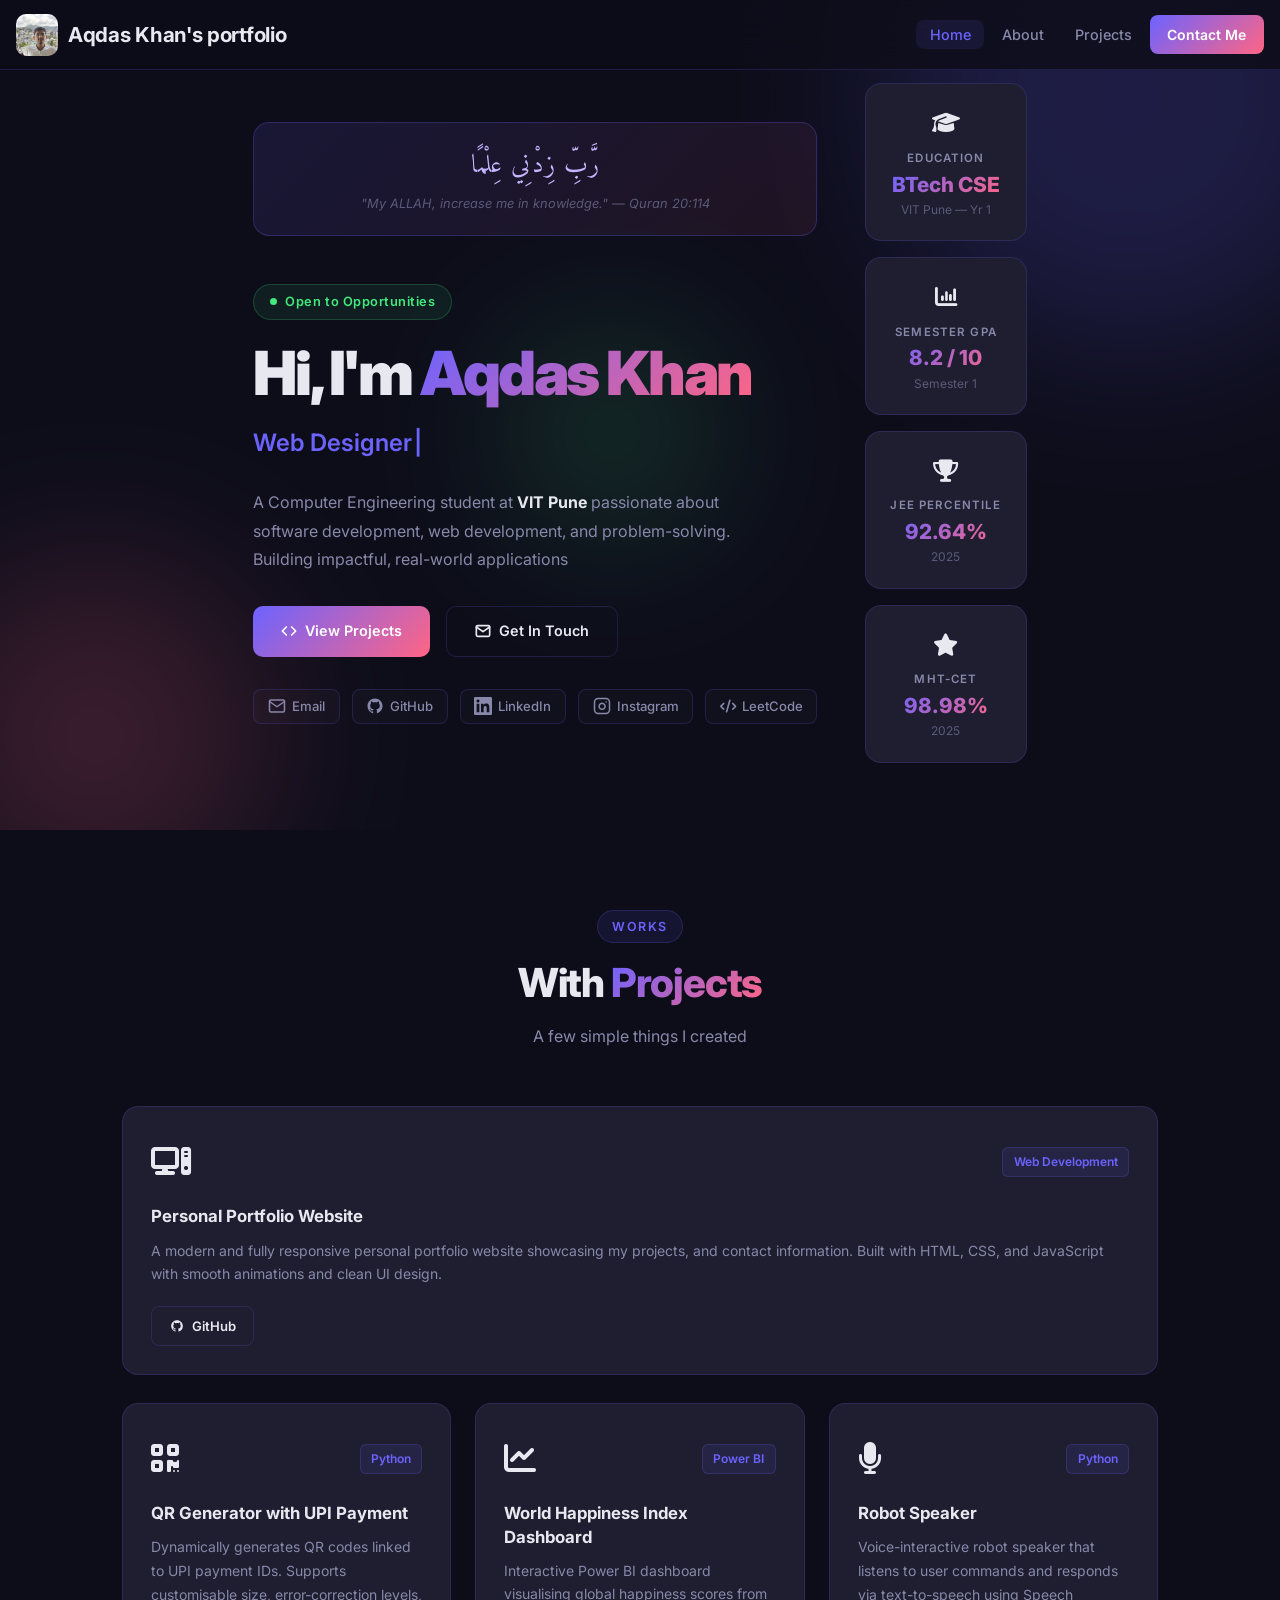
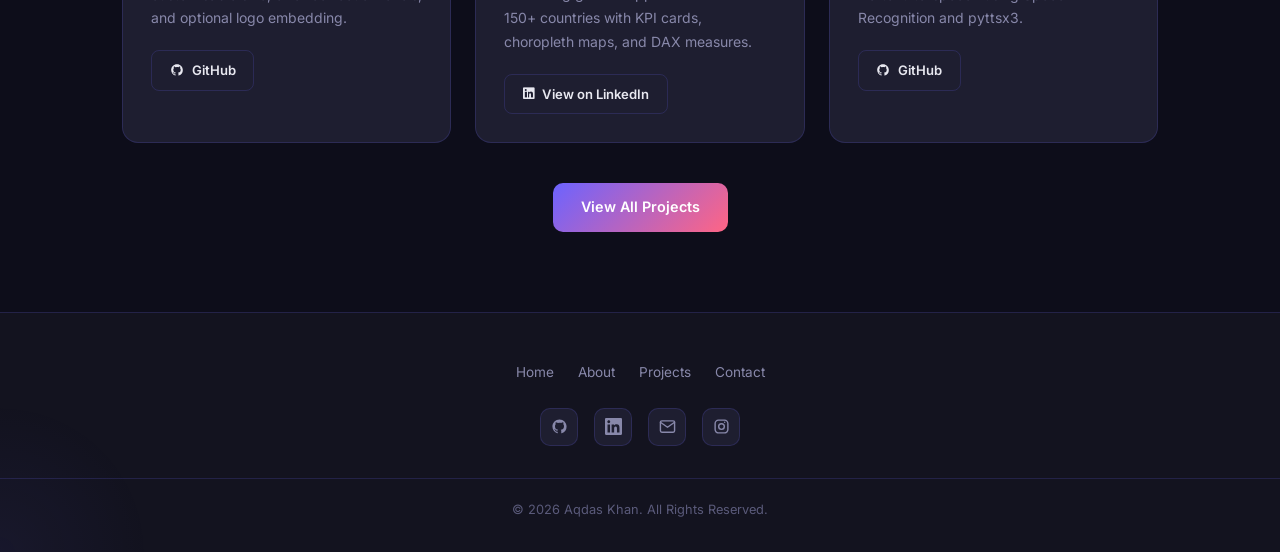
<file: index.html>
<!DOCTYPE html>
<html lang="en">

<head>
  <meta charset="UTF-8" />
  <meta name="viewport" content="width=device-width, initial-scale=1.0" />
  <meta name="description"
    content="Aqdas Khan — Computer Engineering student at VIT Pune. Portfolio showcasing projects, skills, and contact info." />
  <link rel="stylesheet" href="https://cdnjs.cloudflare.com/ajax/libs/font-awesome/6.5.1/css/all.min.css">

  <title>Aqdas Khan — Portfolio</title>
  <link rel="stylesheet" href="style.css" />
  <link rel="stylesheet" href="index.css" />
</head>

<body>

  <!-- NAVBAR -->
  <nav class="navbar" id="navbar">
    <a href="index.html" class="nav-logo">
      <div class="nav-logo-icon"></div>
      <span class="nav-logo-text">
        <h3><b>Aqdas Khan's portfolio</b></h3>
      </span>
    </a>
    <ul class="nav-links">
      <li><a href="index.html">Home</a></li>
      <li><a href="about.html">About</a></li>
      <li><a href="projects.html">Projects</a></li>
      <li><a href="contact.html" class="nav-cta">Contact Me</a></li>
    </ul>
    <button class="hamburger" id="hamburger" aria-label="Toggle menu">
      <span></span><span></span><span></span>
    </button>
  </nav>


  <div class="mobile-nav" id="mobile-nav">
    <a href="index.html">Home</a>
    <a href="about.html">About</a>
    <a href="projects.html">Projects</a>
    <a href="contact.html">Contact</a>
  </div>

  <section class="hero" id="home">
    <div class="hero-bg">
      <div class="hero-orb orb1"></div>
      <div class="hero-orb orb2"></div>
      <div class="hero-orb orb3"></div>
    </div>
    <div class="container hero-inner">
      <div class="hero-content fade-up">
        <!-- Dua -->
        <div class="dua-banner">
          <div class="dua-text">رَّبِّ زِدْنِي عِلْمًا</div>
          <div class="dua-translation">"My ALLAH, increase me in knowledge." — Quran 20:114</div>
        </div>

        <div class="hero-badge">
          <span class="hero-status-dot"></span> Open to Opportunities
        </div>
        <h1 class="hero-name">Hi, I'm <span class="gradient-text">Aqdas Khan</span></h1>
        <div class="hero-typed-wrap">
          <span id="typed-text" class="hero-typed"></span><span class="cursor">|</span>
        </div>
        <p class="hero-desc">
          A Computer Engineering student at <strong>VIT Pune</strong> passionate about software development,
          web development, and problem-solving. Building impactful, real-world applications
        </p>

        <div class="hero-actions">
          <a href="projects.html" class="btn btn-primary">
            <svg width="16" height="16" fill="none" viewBox="0 0 24 24" stroke="currentColor" stroke-width="2.5"
              stroke-linecap="round" stroke-linejoin="round">
              <polyline points="16 18 22 12 16 6"></polyline>
              <polyline points="8 6 2 12 8 18"></polyline>
            </svg>
            View Projects
          </a>
          <a href="contact.html" class="btn btn-outline">
            <svg width="16" height="16" fill="none" viewBox="0 0 24 24" stroke="currentColor" stroke-width="2.5"
              stroke-linecap="round" stroke-linejoin="round">
              <path d="M4 4h16c1.1 0 2 .9 2 2v12c0 1.1-.9 2-2 2H4c-1.1 0-2-.9-2-2V6c0-1.1.9-2 2-2z"></path>
              <polyline points="22,6 12,13 2,6"></polyline>
            </svg>
            Get In Touch
          </a>
        </div>

        <div class="hero-socials">
          <a href="mailto:khanaqdas152@gmail.com" class="hero-social-link" aria-label="Email">
            <svg width="18" height="18" fill="none" viewBox="0 0 24 24" stroke="currentColor" stroke-width="2"
              stroke-linecap="round" stroke-linejoin="round">
              <path d="M4 4h16c1.1 0 2 .9 2 2v12c0 1.1-.9 2-2 2H4c-1.1 0-2-.9-2-2V6c0-1.1.9-2 2-2z"></path>
              <polyline points="22,6 12,13 2,6"></polyline>
            </svg>
            Email
          </a>

          <a href="https://github.com/AqdasKhan313" target="_blank" rel="noopener" class="hero-social-link"
            aria-label="GitHub">
            <svg width="18" height="18" viewBox="0 0 24 24" fill="currentColor">
              <path
                d="M12 2C6.477 2 2 6.484 2 12.017c0 4.425 2.865 8.18 6.839 9.504.5.092.682-.217.682-.483 0-.237-.008-.868-.013-1.703-2.782.605-3.369-1.343-3.369-1.343-.454-1.158-1.11-1.466-1.11-1.466-.908-.62.069-.608.069-.608 1.003.07 1.531 1.032 1.531 1.032.892 1.53 2.341 1.088 2.91.832.092-.647.35-1.088.636-1.338-2.22-.253-4.555-1.113-4.555-4.951 0-1.093.39-1.988 1.029-2.688-.103-.253-.446-1.272.098-2.65 0 0 .84-.27 2.75 1.026A9.564 9.564 0 0112 6.844c.85.004 1.705.115 2.504.337 1.909-1.296 2.747-1.027 2.747-1.027.546 1.379.202 2.398.1 2.651.64.7 1.028 1.595 1.028 2.688 0 3.848-2.339 4.695-4.566 4.943.359.309.678.92.678 1.855 0 1.338-.012 2.419-.012 2.747 0 .268.18.58.688.482A10.019 10.019 0 0022 12.017C22 6.484 17.522 2 12 2z" />
            </svg>
            GitHub
          </a>
          <a href="https://linkedin.com/in/aqdaskhan313" target="_blank" rel="noopener" class="hero-social-link"
            aria-label="LinkedIn">
            <svg width="18" height="18" viewBox="0 0 24 24" fill="currentColor">
              <path
                d="M20.447 20.452h-3.554v-5.569c0-1.328-.027-3.037-1.852-3.037-1.853 0-2.136 1.445-2.136 2.939v5.667H9.351V9h3.414v1.561h.046c.477-.9 1.637-1.85 3.37-1.85 3.601 0 4.267 2.37 4.267 5.455v6.286zM5.337 7.433c-1.144 0-2.063-.926-2.063-2.065 0-1.138.92-2.063 2.063-2.063 1.14 0 2.064.925 2.064 2.063 0 1.139-.925 2.065-2.064 2.065zm1.782 13.019H3.555V9h3.564v11.452zM22.225 0H1.771C.792 0 0 .774 0 1.729v20.542C0 23.227.792 24 1.771 24h20.451C23.2 24 24 23.227 24 22.271V1.729C24 .774 23.2 0 22.222 0h.003z" />
            </svg>
            LinkedIn
          </a>

          <a href="https://www.instagram.com/aqdas_khan_98.98/" target="_blank" rel="noopener" class="hero-social-link"
            aria-label="Instagram">
            <svg width="18" height="18" viewBox="0 0 24 24" fill="none" stroke="currentColor" stroke-width="2"
              stroke-linecap="round" stroke-linejoin="round">
              <rect x="2" y="2" width="20" height="20" rx="5" ry="5"></rect>
              <path d="M16 11.37a4 4 0 1 1-2.83-2.83 4 4 0 0 1 2.83 2.83z"></path>
              <line x1="17.5" y1="6.5" x2="17.51" y2="6.5"></line>
            </svg>
            Instagram
          </a>

          <a href="https://leetcode.com/u/AqdasKhan313/" target="_blank" rel="noopener" class="hero-social-link"
            aria-label="LeetCode">
            <i class="fa-solid fa-code"></i>
            LeetCode
          </a>
        </div>
      </div>

      <!-- HERO STATS / QUICK INFO -->
      <div class="hero-stats fade-up fade-up-delay-2">
        <div class="stat-card">
          <div class="stat-icon"><i class="fa-solid fa-graduation-cap"></i></div>
          <div class="stat-label">Education</div>
          <div class="stat-value">BTech CSE</div>
          <div class="stat-sub">VIT Pune — Yr 1</div>
        </div>
        <div class="stat-card">
          <div class="stat-icon"><i class="fa-solid fa-chart-column"></i></div>
          <div class="stat-label">Semester GPA</div>
          <div class="stat-value">8.2 / 10</div>
          <div class="stat-sub">Semester 1</div>
        </div>
        <div class="stat-card">
          <div class="stat-icon"><i class="fa-solid fa-trophy"></i></div>
          <div class="stat-label">JEE Percentile</div>
          <div class="stat-value">92.64%</div>
          <div class="stat-sub">2025</div>
        </div>
        <div class="stat-card">
          <div class="stat-icon"><i class="fa-solid fa-star"></i></div>
          <div class="stat-label">MHT-CET</div>
          <div class="stat-value">98.98%</div>
          <div class="stat-sub">2025</div>
        </div>
      </div>
    </div>
  </section>

  <!-- FEATURED PROJECTS PREVIEW -->
  <section class="featured-projects">
    <div class="container">
      <div class="section-header fade-up">
        <span class="section-tag">Works</span>
        <h2 class="section-title">With <span>Projects</span></h2>
        <p class="section-desc">A few simple things I created</p>
      </div>

      <div class="projects-preview-grid">

        <div class="project-preview-card card fade-up">

          <div class="project-preview-header">
            <div class="project-icon"><i class="fa-solid fa-computer"></i></div>
            <span class="badge">Web Development</span>
          </div>

          <h3 class="project-title">Personal Portfolio Website</h3>

          <p class="project-desc">
            A modern and fully responsive personal portfolio website showcasing
            my projects, and contact information.
            Built with HTML, CSS, and JavaScript with smooth animations and
            clean UI design.
          </p>

          <div class="project-links">

            <a href="https://github.com/AqdasKhan313/" target="_blank" rel="noopener" class="btn btn-outline btn-sm">

              <svg width="14" height="14" viewBox="0 0 24 24" fill="currentColor">
                <path
                  d="M12 2C6.477 2 2 6.484 2 12.017c0 4.425 2.865 8.18 6.839 9.504.5.092.682-.217.682-.483 0-.237-.008-.868-.013-1.703-2.782.605-3.369-1.343-3.369-1.343-.454-1.158-1.11-1.466-1.11-1.466-.908-.62.069-.608.069-.608 1.003.07 1.531 1.032 1.531 1.032.892 1.53 2.341 1.088 2.91.832.092-.647.35-1.088.636-1.338-2.22-.253-4.555-1.113-4.555-4.951 0-1.093.39-1.988 1.029-2.688-.103-.253-.446-1.272.098-2.65 0 0 .84-.27 2.75 1.026A9.564 9.564 0 0112 6.844c.85.004 1.705.115 2.504.337 1.909-1.296 2.747-1.027 2.747-1.027.546 1.379.202 2.398.1 2.651.64.7 1.028 1.595 1.028 2.688 0 3.848-2.339 4.695-4.566 4.943.359.309.678.92.678 1.855 0 1.338-.012 2.419-.012 2.747 0 .268.18.58.688.482A10.019 10.019 0 0022 12.017C22 6.484 17.522 2 12 2z" />
              </svg>

              GitHub
            </a>
          </div>
        </div>
      </div>
      <br>
      <div class="projects-preview-grid">
        <div class="project-preview-card card fade-up">
          <div class="project-preview-header">
            <div class="project-icon"><i class="fa-solid fa-qrcode"></i></div>
            <span class="badge">Python</span>
          </div>
          <h3 class="project-title">QR Generator with UPI Payment</h3>
          <p class="project-desc">Dynamically generates QR codes linked to UPI payment IDs. Supports customisable
            size,
            error-correction levels, and optional logo embedding.</p>
          <div class="project-links">
            <a href="https://github.com/AqdasKhan313/QR-Generator" target="_blank" rel="noopener"
              class="btn btn-outline btn-sm">
              <svg width="14" height="14" viewBox="0 0 24 24" fill="currentColor">
                <path
                  d="M12 2C6.477 2 2 6.484 2 12.017c0 4.425 2.865 8.18 6.839 9.504.5.092.682-.217.682-.483 0-.237-.008-.868-.013-1.703-2.782.605-3.369-1.343-3.369-1.343-.454-1.158-1.11-1.466-1.11-1.466-.908-.62.069-.608.069-.608 1.003.07 1.531 1.032 1.531 1.032.892 1.53 2.341 1.088 2.91.832.092-.647.35-1.088.636-1.338-2.22-.253-4.555-1.113-4.555-4.951 0-1.093.39-1.988 1.029-2.688-.103-.253-.446-1.272.098-2.65 0 0 .84-.27 2.75 1.026A9.564 9.564 0 0112 6.844c.85.004 1.705.115 2.504.337 1.909-1.296 2.747-1.027 2.747-1.027.546 1.379.202 2.398.1 2.651.64.7 1.028 1.595 1.028 2.688 0 3.848-2.339 4.695-4.566 4.943.359.309.678.92.678 1.855 0 1.338-.012 2.419-.012 2.747 0 .268.18.58.688.482A10.019 10.019 0 0022 12.017C22 6.484 17.522 2 12 2z" />
              </svg>
              GitHub
            </a>
          </div>
        </div>

        <div class="project-preview-card card fade-up fade-up-delay-1">
          <div class="project-preview-header">
            <div class="project-icon"><i class="fa-solid fa-chart-line"></i></div>
            <span class="badge">Power BI</span>
          </div>
          <h3 class="project-title">World Happiness Index Dashboard</h3>
          <p class="project-desc">Interactive Power BI dashboard visualising global happiness scores from 150+
            countries
            with KPI cards, choropleth maps, and DAX measures.</p>
          <div class="project-links">
            <a href="https://www.linkedin.com/posts/aqdaskhan313_satishdhawale-powerbi-ugcPost-7461716862557569024-IY4h"
              target="_blank" rel="noopener" class="btn btn-outline btn-sm"><i class="fab fa-linkedin"></i>View on
              LinkedIn</a>
          </div>
        </div>

        <div class="project-preview-card card fade-up fade-up-delay-2">
          <div class="project-preview-header">
            <div class="project-icon"><i class="fa-solid fa-microphone"></i></div>
            <span class="badge">Python</span>
          </div>
          <h3 class="project-title">Robot Speaker</h3>
          <p class="project-desc">Voice-interactive robot speaker that listens to user commands and responds via
            text-to-speech using Speech Recognition and pyttsx3.</p>
          <div class="project-links">
            <a href="https://github.com/AqdasKhan313/Robot-Speaker" target="_blank" rel="noopener"
              class="btn btn-outline btn-sm">
              <svg width="14" height="14" viewBox="0 0 24 24" fill="currentColor">
                <path
                  d="M12 2C6.477 2 2 6.484 2 12.017c0 4.425 2.865 8.18 6.839 9.504.5.092.682-.217.682-.483 0-.237-.008-.868-.013-1.703-2.782.605-3.369-1.343-3.369-1.343-.454-1.158-1.11-1.466-1.11-1.466-.908-.62.069-.608.069-.608 1.003.07 1.531 1.032 1.531 1.032.892 1.53 2.341 1.088 2.91.832.092-.647.35-1.088.636-1.338-2.22-.253-4.555-1.113-4.555-4.951 0-1.093.39-1.988 1.029-2.688-.103-.253-.446-1.272.098-2.65 0 0 .84-.27 2.75 1.026A9.564 9.564 0 0112 6.844c.85.004 1.705.115 2.504.337 1.909-1.296 2.747-1.027 2.747-1.027.546 1.379.202 2.398.1 2.651.64.7 1.028 1.595 1.028 2.688 0 3.848-2.339 4.695-4.566 4.943.359.309.678.92.678 1.855 0 1.338-.012 2.419-.012 2.747 0 .268.18.58.688.482A10.019 10.019 0 0022 12.017C22 6.484 17.522 2 12 2z" />
              </svg>
              GitHub
            </a>
          </div>
        </div>
      </div>

      <div style="text-align:center; margin-top:2.5rem;" class="fade-up">
        <a href="projects.html" class="btn btn-primary">View All Projects</a>
      </div>
    </div>
  </section>

  <!-- FOOTER -->
  <footer class="footer">
    <div class="footer-links">
      <a href="index.html">Home</a>
      <a href="about.html">About</a>
      <a href="projects.html">Projects</a>
      <a href="contact.html">Contact</a>
    </div>
    <div class="footer-social">
      <a href="https://github.com/AqdasKhan313" target="_blank" rel="noopener" class="social-icon" aria-label="GitHub">
        <svg width="17" height="17" viewBox="0 0 24 24" fill="currentColor">
          <path
            d="M12 2C6.477 2 2 6.484 2 12.017c0 4.425 2.865 8.18 6.839 9.504.5.092.682-.217.682-.483 0-.237-.008-.868-.013-1.703-2.782.605-3.369-1.343-3.369-1.343-.454-1.158-1.11-1.466-1.11-1.466-.908-.62.069-.608.069-.608 1.003.07 1.531 1.032 1.531 1.032.892 1.53 2.341 1.088 2.91.832.092-.647.35-1.088.636-1.338-2.22-.253-4.555-1.113-4.555-4.951 0-1.093.39-1.988 1.029-2.688-.103-.253-.446-1.272.098-2.65 0 0 .84-.27 2.75 1.026A9.564 9.564 0 0112 6.844c.85.004 1.705.115 2.504.337 1.909-1.296 2.747-1.027 2.747-1.027.546 1.379.202 2.398.1 2.651.64.7 1.028 1.595 1.028 2.688 0 3.848-2.339 4.695-4.566 4.943.359.309.678.92.678 1.855 0 1.338-.012 2.419-.012 2.747 0 .268.18.58.688.482A10.019 10.019 0 0022 12.017C22 6.484 17.522 2 12 2z" />
        </svg>
      </a>
      <a href="https://linkedin.com/in/aqdaskhan313" target="_blank" rel="noopener" class="social-icon"
        aria-label="LinkedIn">
        <svg width="17" height="17" viewBox="0 0 24 24" fill="currentColor">
          <path
            d="M20.447 20.452h-3.554v-5.569c0-1.328-.027-3.037-1.852-3.037-1.853 0-2.136 1.445-2.136 2.939v5.667H9.351V9h3.414v1.561h.046c.477-.9 1.637-1.85 3.37-1.85 3.601 0 4.267 2.37 4.267 5.455v6.286zM5.337 7.433c-1.144 0-2.063-.926-2.063-2.065 0-1.138.92-2.063 2.063-2.063 1.14 0 2.064.925 2.064 2.063 0 1.139-.925 2.065-2.064 2.065zm1.782 13.019H3.555V9h3.564v11.452zM22.225 0H1.771C.792 0 0 .774 0 1.729v20.542C0 23.227.792 24 1.771 24h20.451C23.2 24 24 23.227 24 22.271V1.729C24 .774 23.2 0 22.222 0h.003z" />
        </svg>
      </a>
      <a href="mailto:khanaqdas152@gmail.com" class="social-icon" aria-label="Email">
        <svg width="17" height="17" fill="none" viewBox="0 0 24 24" stroke="currentColor" stroke-width="2"
          stroke-linecap="round" stroke-linejoin="round">
          <path d="M4 4h16c1.1 0 2 .9 2 2v12c0 1.1-.9 2-2 2H4c-1.1 0-2-.9-2-2V6c0-1.1.9-2 2-2z"></path>
          <polyline points="22,6 12,13 2,6"></polyline>
        </svg>
      </a>

      <a href="https://www.instagram.com/aqdas_khan_98.98/" target="_blank" rel="noopener" class="social-icon">
        <svg width="17" height="17" viewBox="0 0 24 24" fill="currentColor">
          <path
            d="M7.75 2C4.57 2 2 4.57 2 7.75v8.5C2 19.43 4.57 22 7.75 22h8.5C19.43 22 22 19.43 22 16.25v-8.5C22 4.57 19.43 2 16.25 2h-8.5zm0 2h8.5C18.33 4 20 5.67 20 7.75v8.5C20 18.33 18.33 20 16.25 20h-8.5C5.67 20 4 18.33 4 16.25v-8.5C4 5.67 5.67 4 7.75 4zm8.75 1a1 1 0 100 2 1 1 0 000-2zM12 7a5 5 0 100 10 5 5 0 000-10zm0 2a3 3 0 110 6 3 3 0 010-6z" />
        </svg>
      </a>

    </div>
    <div class="footer-copy">
      &copy; <span id="year"></span> Aqdas Khan. All Rights Reserved.
    </div>
    </div>
  </footer>

  <script src="script.js"></script>
</body>

</html>
</file>
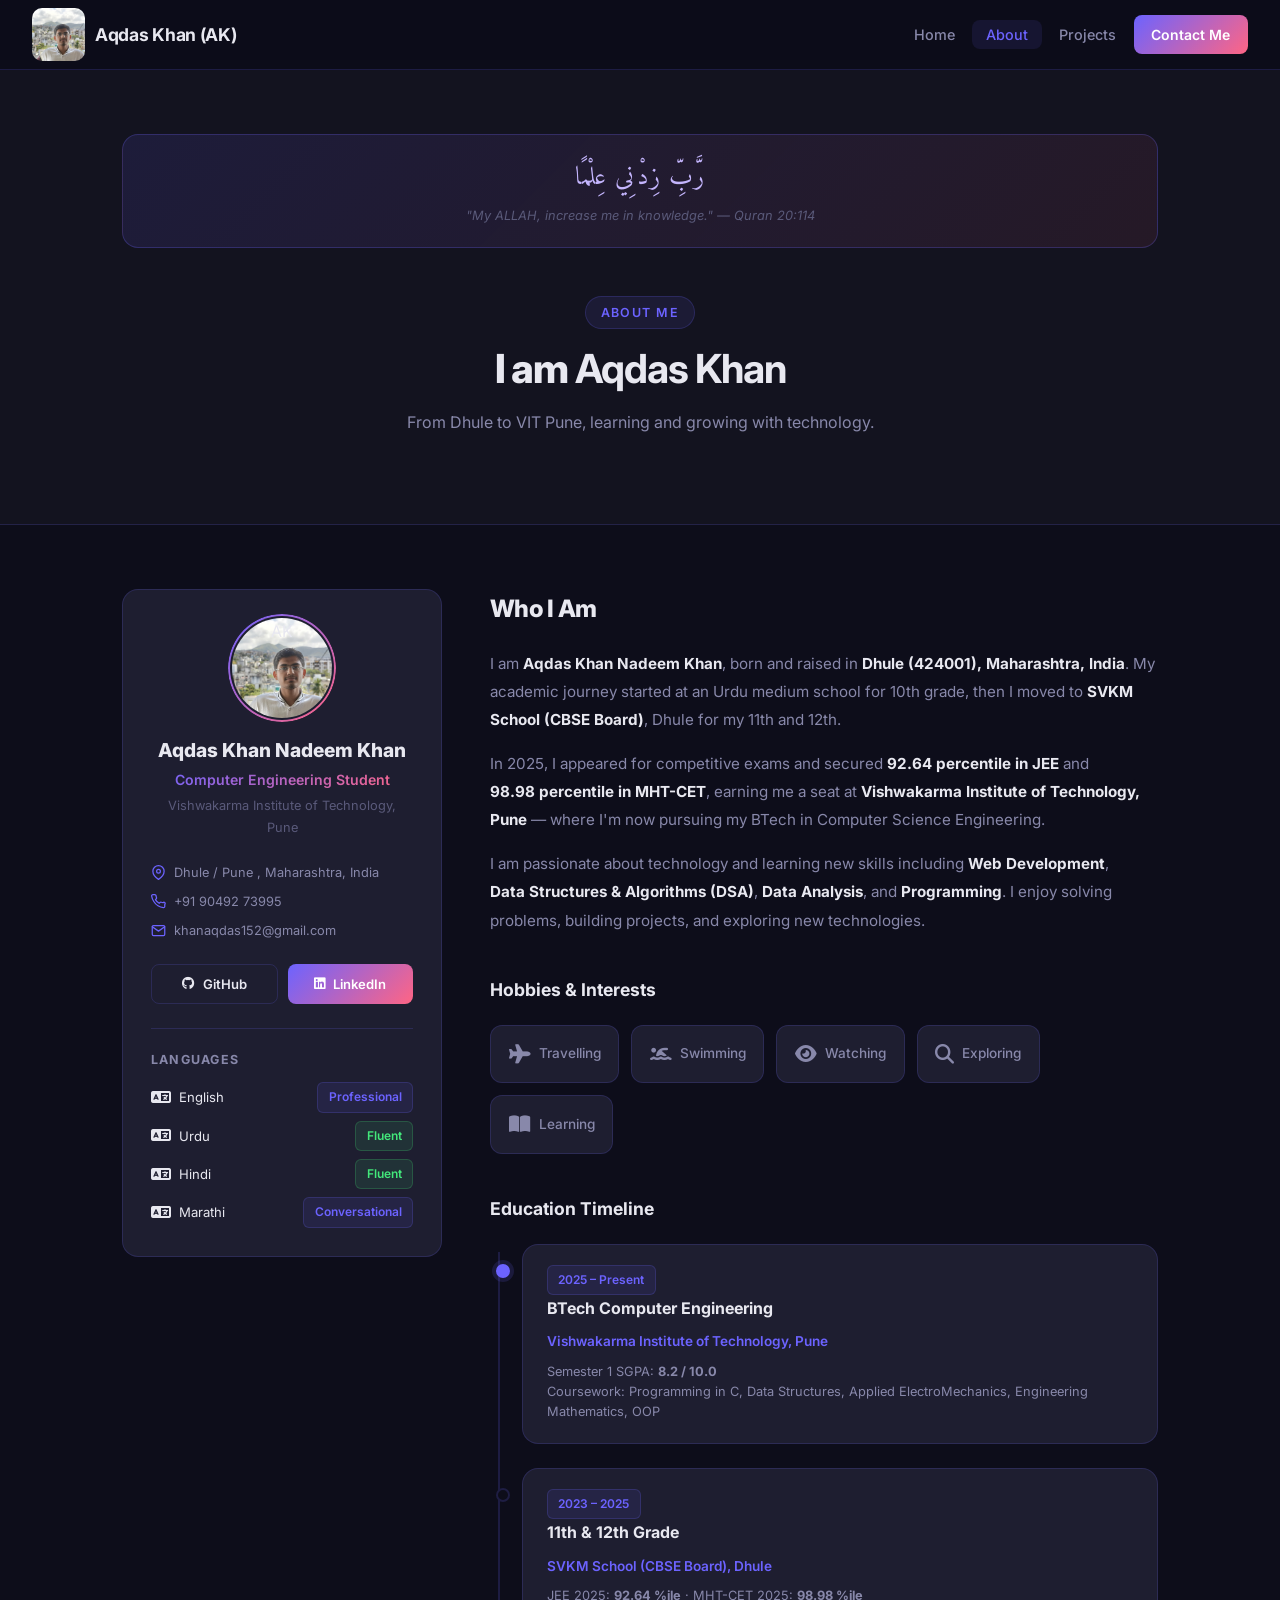
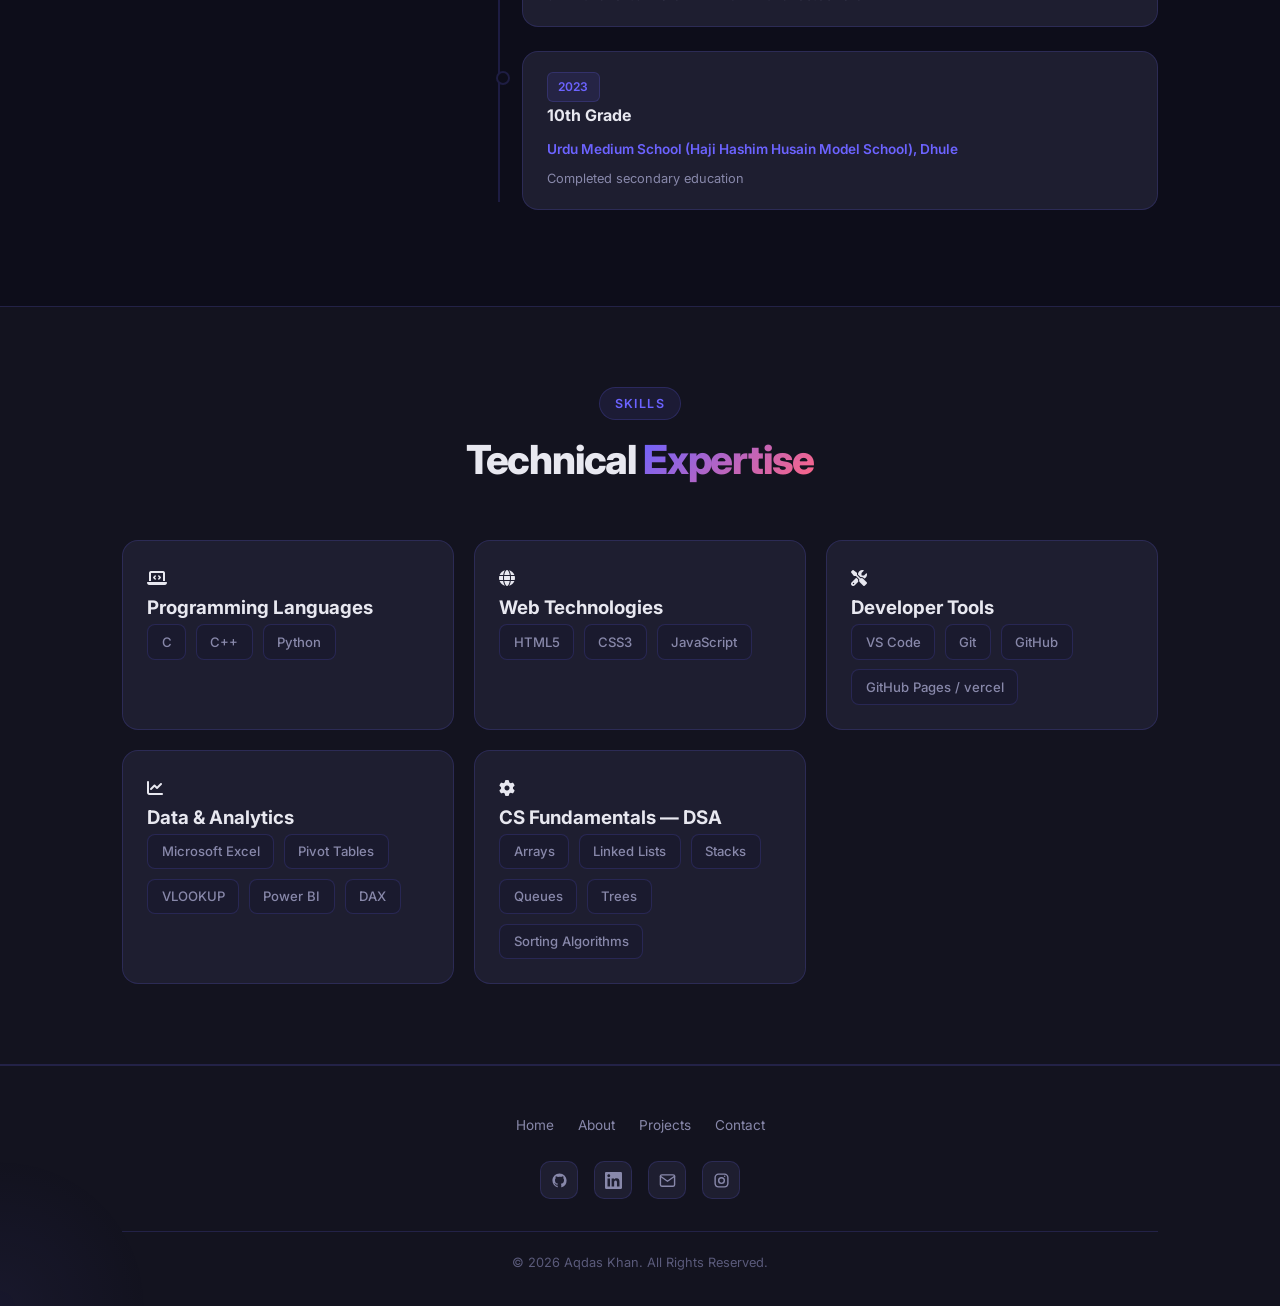
<file: about.html>
<!DOCTYPE html>
<html lang="en">

<head>
  <meta charset="UTF-8" />
  <meta name="viewport" content="width=device-width, initial-scale=1.0" />
  <meta name="description" content="About Aqdas Khan — Computer Engineering student at VIT Pune." />
  <link rel="stylesheet" href="https://cdnjs.cloudflare.com/ajax/libs/font-awesome/6.5.1/css/all.min.css">

  <title>About — Aqdas Khan</title>
  <link rel="stylesheet" href="style.css" />
  <link rel="stylesheet" href="about.css" />
</head>

<body>

  <!-- NAVBAR -->
  <nav class="navbar" id="navbar">
    <a href="index.html" class="nav-logo">
      <div class="nav-logo-icon"></div>
      <span class="nav-logo-text">Aqdas Khan (AK)</span>
    </a>
    <ul class="nav-links">
      <li><a href="index.html">Home</a></li>
      <li><a href="about.html">About</a></li>
      <li><a href="projects.html">Projects</a></li>
      <li><a href="contact.html" class="nav-cta">Contact Me</a></li>
    </ul>
    <button class="hamburger" id="hamburger" aria-label="Toggle menu">
      <span></span><span></span><span></span>
    </button>
  </nav>

  <div class="mobile-nav" id="mobile-nav">
    <a href="index.html">Home</a>
    <a href="about.html">About</a>
    <a href="projects.html">Projects</a>
    <a href="contact.html">Contact</a>
  </div>

  <div class="page-wrapper">

    <!-- PAGE HERO -->
    <section class="page-hero">
      <div class="container">
        <div class="dua-banner fade-up">
          <div class="dua-text">رَّبِّ زِدْنِي عِلْمًا</div>
          <div class="dua-translation">"My ALLAH, increase me in knowledge." — Quran 20:114</div>
        </div>
        <div class="section-header fade-up">
          <span class="section-tag">About Me</span>
          <h1 class="section-title">I am <b>Aqdas Khan</b></h1>
          <p class="section-desc">From Dhule to VIT Pune, learning and growing with technology.</p>
        </div>
      </div>
    </section>

    <!-- ABOUT MAIN -->
    <section class="about-main">
      <div class="container">
        <div class="about-grid">

          <!-- PROFILE CARD -->
          <div class="profile-col fade-up">
            <div class="profile-card card">
              <div class="profile-avatar">
                <div class="avatar-placeholder">AK</div>
                <div class="avatar-ring"></div>
              </div>
              <h2 class="profile-name">Aqdas Khan Nadeem Khan</h2>
              <p class="profile-role gradient-text">Computer Engineering Student</p>
              <p class="profile-institution">Vishwakarma Institute of Technology, Pune</p>

              <div class="profile-info-list">
                <div class="profile-info-item">
                  <svg width="15" height="15" fill="none" viewBox="0 0 24 24" stroke="currentColor" stroke-width="2"
                    stroke-linecap="round" stroke-linejoin="round">
                    <path d="M21 10c0 7-9 13-9 13s-9-6-9-13a9 9 0 0118 0z"></path>
                    <circle cx="12" cy="10" r="3"></circle>
                  </svg>
                  Dhule / Pune , Maharashtra, India
                </div>
                <div class="profile-info-item">
                  <svg width="15" height="15" fill="none" viewBox="0 0 24 24" stroke="currentColor" stroke-width="2"
                    stroke-linecap="round" stroke-linejoin="round">
                    <path
                      d="M22 16.92v3a2 2 0 01-2.18 2 19.79 19.79 0 01-8.63-3.07A19.5 19.5 0 014.49 12 19.79 19.79 0 011.07 3.48 2 2 0 013.06 1h3a2 2 0 012 1.72 12.84 12.84 0 00.7 2.81 2 2 0 01-.45 2.11L7.09 8.91a16 16 0 006 6l1.27-1.27a2 2 0 012.11-.45 12.84 12.84 0 002.81.7A2 2 0 0122 16.92z">
                    </path>
                  </svg>
                  +91 90492 73995
                </div>
                <div class="profile-info-item">
                  <svg width="15" height="15" fill="none" viewBox="0 0 24 24" stroke="currentColor" stroke-width="2"
                    stroke-linecap="round" stroke-linejoin="round">
                    <path d="M4 4h16c1.1 0 2 .9 2 2v12c0 1.1-.9 2-2 2H4c-1.1 0-2-.9-2-2V6c0-1.1.9-2 2-2z"></path>
                    <polyline points="22,6 12,13 2,6"></polyline>
                  </svg>
                  khanaqdas152@gmail.com
                </div>
              </div>


              <div class="profile-links">
                <!-- GitHub -->
                <a href="https://github.com/AqdasKhan313" target="_blank" rel="noopener" class="btn btn-outline btn-sm"
                  style="flex:1; justify-content:center;">

                  <i class="fa-brands fa-github"></i>
                  GitHub
                </a>

                <!-- LinkedIn -->
                <a href="https://linkedin.com/in/aqdaskhan313" target="_blank" rel="noopener"
                  class="btn btn-primary btn-sm" style="flex:1; justify-content:center;">

                  <i class="fa-brands fa-linkedin"></i>
                  LinkedIn
                </a>
              </div>

              <!-- LANGUAGES -->
              <div class="languages-section">
                <h4 class="lang-title">Languages</h4>
                <div class="lang-list">
                  <div class="lang-item"><span class="lang-flag"><i
                        class="fas fa-language"></i></span><span>English</span><span class="badge">Professional</span>
                  </div>
                  <div class="lang-item"><span class="lang-flag"><i
                        class="fas fa-language"></i></span><span>Urdu</span><span
                      class="badge badge-green">Fluent</span></div>

                  <div class="lang-item"><span class="lang-flag"><i
                        class="fas fa-language"></i></span><span>Hindi</span><span
                      class="badge badge-green">Fluent</span></div>

                  <div class="lang-item"><span class="lang-flag"><i
                        class="fas fa-language"></i></span><span>Marathi</span><span class="badge">Conversational</span>
                  </div>
                </div>
              </div>
            </div>
          </div>

          <!-- BIO + TIMELINE -->
          <div class="bio-col">
            <div class="bio-section fade-up">
              <h2 class="bio-heading">Who I Am</h2>
              <p class="bio-text">
                I am <strong>Aqdas Khan Nadeem Khan</strong>, born and raised in <strong>Dhule (424001), Maharashtra,
                  India</strong>. My academic journey started at an Urdu medium school for 10th grade, then I moved to
                <strong>SVKM School (CBSE Board)</strong>, Dhule for my 11th and 12th.
              </p>
              <p class="bio-text">
                In 2025, I appeared for competitive exams and secured <strong>92.64 percentile in JEE</strong> and <br>
                <strong>98.98 percentile in MHT-CET</strong>, earning me a seat at <strong>Vishwakarma
                  Institute of Technology, Pune</strong> — where I'm now pursuing my BTech in Computer Science
                Engineering.
              </p>
              <p class="bio-text">
                I am passionate about technology and learning new skills including <strong>Web
                  Development</strong>, <strong><br>Data Structures & Algorithms (DSA)</strong>, <strong>Data
                  Analysis</strong>,
                and <strong>Programming</strong>. I enjoy solving problems, building projects, and exploring new
                technologies.
              </p>
            </div>

            <!-- HOBBIES -->
            <div class="hobbies-section fade-up fade-up-delay-1">
              <h3 class="bio-subheading">Hobbies & Interests</h3>
              <div class="hobbies-grid">
                <div class="hobby-card">
                  <div class="hobby-icon"><i class="fa-solid fa-plane"></i></div>
                  <span>Travelling</span>
                </div>
                <div class="hobby-card">
                  <div class="hobby-icon"><i class="fa-solid fa-person-swimming"></i></div>
                  <span>Swimming</span>
                </div>
                <div class="hobby-card">
                  <div class="hobby-icon"><i class="fa-solid fa-eye"></i></div>
                  <span>Watching</span>
                </div>
                <div class="hobby-card">
                  <div class="hobby-icon"><i class="fa-solid fa-magnifying-glass"></i></div>
                  <span>Exploring</span>
                </div>
                <div class="hobby-card">
                  <div class="hobby-icon"><i class="fa-solid fa-book-open"></i></div>
                  <span>Learning</span>
                </div>
              </div>
            </div>

            <!-- EDUCATION TIMELINE -->
            <div class="timeline-section fade-up fade-up-delay-2">
              <h3 class="bio-subheading">Education Timeline</h3>
              <div class="timeline">
                <div class="timeline-item">
                  <div class="timeline-dot active"></div>
                  <div class="timeline-content card">
                    <div class="timeline-year badge">2025 – Present</div>
                    <h4 class="timeline-title">BTech Computer Engineering</h4>
                    <p class="timeline-org">Vishwakarma Institute of Technology, Pune</p>
                    <p class="timeline-detail">Semester 1 SGPA: <strong>8.2 / 10.0</strong></p>
                    <!-- <p class="timeline-detail"></p> -->
                    <p class="timeline-detail">Coursework: Programming in C, Data Structures, Applied ElectroMechanics,
                      Engineering Mathematics, OOP</p>

                  </div>
                </div>
                <div class="timeline-item">
                  <div class="timeline-dot"></div>
                  <div class="timeline-content card">
                    <div class="timeline-year badge">2023 – 2025</div>
                    <h4 class="timeline-title">11th & 12th Grade</h4>
                    <p class="timeline-org">SVKM School (CBSE Board), Dhule</p>

                    <p class="timeline-detail">JEE 2025: <strong>92.64 %ile</strong> · MHT-CET 2025: <strong>98.98
                        %ile</strong></p>
                  </div>
                </div>
                <div class="timeline-item">
                  <div class="timeline-dot"></div>
                  <div class="timeline-content card">
                    <div class="timeline-year badge">2023</div>
                    <h4 class="timeline-title">10th Grade</h4>
                    <p class="timeline-org">Urdu Medium School (Haji Hashim Husain Model School), Dhule</p>
                    <p class="timeline-detail">Completed secondary education</p>
                  </div>
                </div>
              </div>
            </div>
          </div>
        </div>
      </div>
    </section>

    <!-- SKILLS DETAILED -->
    <section class="skills-detailed">
      <div class="container">
        <div class="section-header fade-up">
          <span class="section-tag">Skills</span>
          <h2 class="section-title">Technical <span>Expertise</span></h2>
        </div>
        <div class="skills-detailed-grid">
          <div class="skill-block fade-up">
            <div class="skill-block-header">
              <span class="skill-block-icon"><i class="fa-solid fa-laptop-code"></i></span>
              <h3>Programming Languages</h3>
            </div>
            <div class="skill-tags">
              <span class="skill-tag">C</span>
              <span class="skill-tag">C++</span>
              <span class="skill-tag">Python</span>
            </div>
          </div>
          <div class="skill-block fade-up fade-up-delay-1">
            <div class="skill-block-header">
              <span class="skill-block-icon"><i class="fa-solid fa-globe"></i></span>
              <h3>Web Technologies</h3>
            </div>
            <div class="skill-tags">
              <span class="skill-tag">HTML5</span>
              <span class="skill-tag">CSS3</span>
              <span class="skill-tag">JavaScript</span>
            </div>
          </div>
          <div class="skill-block fade-up fade-up-delay-2">
            <div class="skill-block-header">
              <span class="skill-block-icon"><i class="fa-solid fa-screwdriver-wrench"></i></span>
              <h3>Developer Tools</h3>
            </div>
            <div class="skill-tags">
              <span class="skill-tag">VS Code</span>
              <span class="skill-tag">Git</span>
              <span class="skill-tag">GitHub</span>
              <span class="skill-tag">GitHub Pages / vercel</span>
            </div>
          </div>
          <div class="skill-block fade-up fade-up-delay-3">
            <div class="skill-block-header">
              <span class="skill-block-icon"><i class="fa-solid fa-chart-line"></i></span>
              <h3>Data & Analytics</h3>
            </div>
            <div class="skill-tags">
              <span class="skill-tag">Microsoft Excel</span>
              <span class="skill-tag">Pivot Tables</span>
              <span class="skill-tag">VLOOKUP</span>
              <span class="skill-tag">Power BI</span>
              <span class="skill-tag">DAX</span>
            </div>
          </div>
          <div class="skill-block fade-up">
            <div class="skill-block-header">
              <span class="skill-block-icon"><i class="fa-solid fa-gear"></i></span>
              <h3>CS Fundamentals — DSA</h3>
            </div>
            <div class="skill-tags">
              <span class="skill-tag">Arrays</span>
              <span class="skill-tag">Linked Lists</span>
              <span class="skill-tag">Stacks</span>
              <span class="skill-tag">Queues</span>
              <span class="skill-tag">Trees</span>
              <span class="skill-tag">Sorting Algorithms</span>
            </div>
          </div>
        </div>
      </div>
    </section>
    </section>

  </div>

  <!-- FOOTER -->
  <footer class="footer">
    <div class="container">
      <div class="footer-links">
        <a href="index.html">Home</a>
        <a href="about.html">About</a>
        <a href="projects.html">Projects</a>
        <a href="contact.html">Contact</a>
      </div>
      <div class="footer-social">
        <a href="https://github.com/AqdasKhan313" target="_blank" rel="noopener" class="social-icon">
          <svg width="17" height="17" viewBox="0 0 24 24" fill="currentColor">
            <path
              d="M12 2C6.477 2 2 6.484 2 12.017c0 4.425 2.865 8.18 6.839 9.504.5.092.682-.217.682-.483 0-.237-.008-.868-.013-1.703-2.782.605-3.369-1.343-3.369-1.343-.454-1.158-1.11-1.466-1.11-1.466-.908-.62.069-.608.069-.608 1.003.07 1.531 1.032 1.531 1.032.892 1.53 2.341 1.088 2.91.832.092-.647.35-1.088.636-1.338-2.22-.253-4.555-1.113-4.555-4.951 0-1.093.39-1.988 1.029-2.688-.103-.253-.446-1.272.098-2.65 0 0 .84-.27 2.75 1.026A9.564 9.564 0 0112 6.844c.85.004 1.705.115 2.504.337 1.909-1.296 2.747-1.027 2.747-1.027.546 1.379.202 2.398.1 2.651.64.7 1.028 1.595 1.028 2.688 0 3.848-2.339 4.695-4.566 4.943.359.309.678.92.678 1.855 0 1.338-.012 2.419-.012 2.747 0 .268.18.58.688.482A10.019 10.019 0 0022 12.017C22 6.484 17.522 2 12 2z" />
          </svg>
        </a>
        <a href="https://linkedin.com/in/aqdaskhan313" target="_blank" rel="noopener" class="social-icon">
          <svg width="17" height="17" viewBox="0 0 24 24" fill="currentColor">
            <path
              d="M20.447 20.452h-3.554v-5.569c0-1.328-.027-3.037-1.852-3.037-1.853 0-2.136 1.445-2.136 2.939v5.667H9.351V9h3.414v1.561h.046c.477-.9 1.637-1.85 3.37-1.85 3.601 0 4.267 2.37 4.267 5.455v6.286zM5.337 7.433c-1.144 0-2.063-.926-2.063-2.065 0-1.138.92-2.063 2.063-2.063 1.14 0 2.064.925 2.064 2.063 0 1.139-.925 2.065-2.064 2.065zm1.782 13.019H3.555V9h3.564v11.452zM22.225 0H1.771C.792 0 0 .774 0 1.729v20.542C0 23.227.792 24 1.771 24h20.451C23.2 24 24 23.227 24 22.271V1.729C24 .774 23.2 0 22.222 0h.003z" />
          </svg>
        </a>
        <a href="mailto:khanaqdas152@gmail.com" class="social-icon">
          <svg width="17" height="17" fill="none" viewBox="0 0 24 24" stroke="currentColor" stroke-width="2"
            stroke-linecap="round" stroke-linejoin="round">
            <path d="M4 4h16c1.1 0 2 .9 2 2v12c0 1.1-.9 2-2 2H4c-1.1 0-2-.9-2-2V6c0-1.1.9-2 2-2z"></path>
            <polyline points="22,6 12,13 2,6"></polyline>
          </svg>
        </a>

        <a href="https://www.instagram.com/aqdas_khan_98.98/" target="_blank" rel="noopener" class="social-icon">
          <svg width="17" height="17" viewBox="0 0 24 24" fill="currentColor">
            <path
              d="M7.75 2C4.57 2 2 4.57 2 7.75v8.5C2 19.43 4.57 22 7.75 22h8.5C19.43 22 22 19.43 22 16.25v-8.5C22 4.57 19.43 2 16.25 2h-8.5zm0 2h8.5C18.33 4 20 5.67 20 7.75v8.5C20 18.33 18.33 20 16.25 20h-8.5C5.67 20 4 18.33 4 16.25v-8.5C4 5.67 5.67 4 7.75 4zm8.75 1a1 1 0 100 2 1 1 0 000-2zM12 7a5 5 0 100 10 5 5 0 000-10zm0 2a3 3 0 110 6 3 3 0 010-6z" />
          </svg>
        </a>

      </div>
      <div class="footer-copy">&copy; <span id="year"></span> Aqdas Khan. All Rights Reserved.</div>
    </div>
  </footer>

  <script src="script.js"></script>
</body>

</html>
</file>
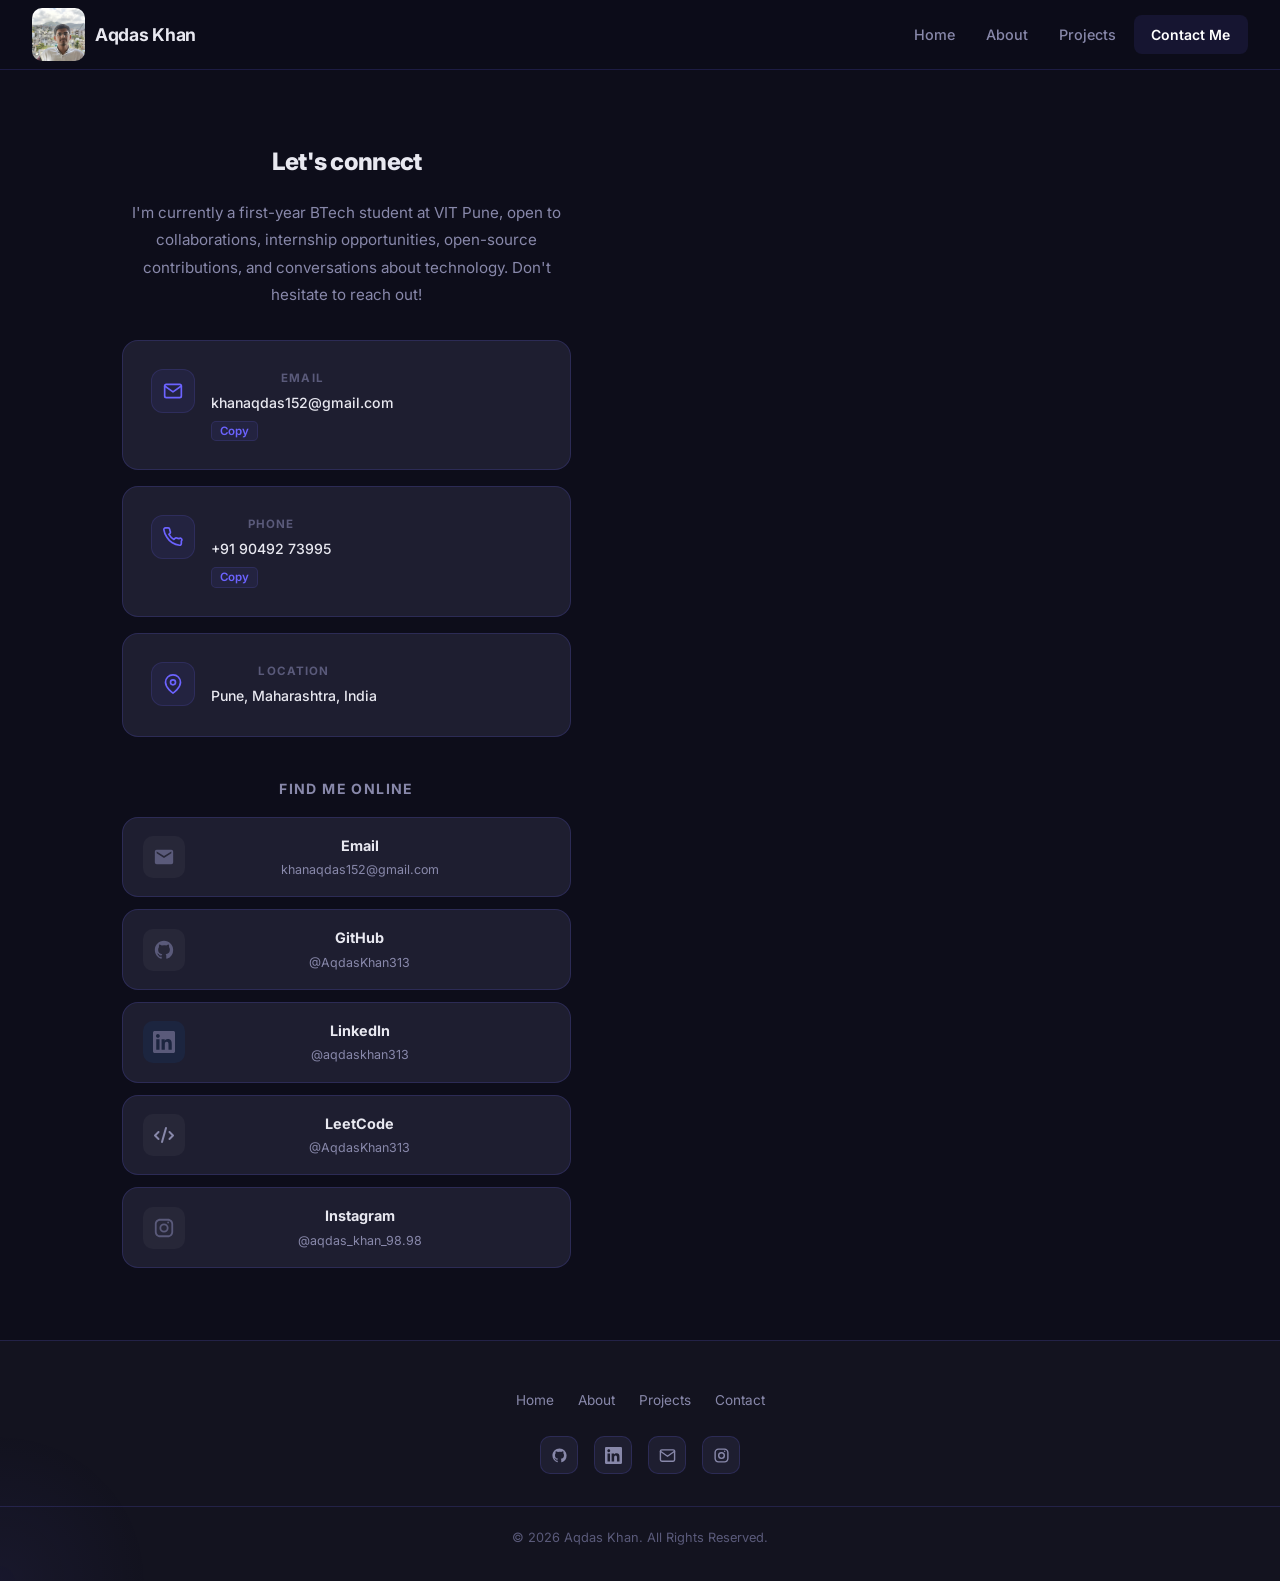
<file: contact.html>
<!DOCTYPE html>
<html lang="en">

<head>
  <meta charset="UTF-8" />
  <meta name="viewport" content="width=device-width, initial-scale=1.0" />
  <meta name="description" content="Contact Aqdas Khan — Computer Engineering student at VIT Pune." />
  <link rel="stylesheet" href="https://cdnjs.cloudflare.com/ajax/libs/font-awesome/6.5.1/css/all.min.css">

  <title>Contact — Aqdas Khan</title>
  <link rel="stylesheet" href="style.css" />
  <link rel="stylesheet" href="contact.css" />
</head>

<body>
  <center>
    <!-- NAVBAR -->
    <nav class="navbar" id="navbar">
      <a href="index.html" class="nav-logo">
        <div class="nav-logo-icon"></div>
        <span class="nav-logo-text">Aqdas Khan</span>
      </a>
      <ul class="nav-links">
        <li><a href="index.html">Home</a></li>
        <li><a href="about.html">About</a></li>
        <li><a href="projects.html">Projects</a></li>
        <li><a href="contact.html" class="nav-cta">Contact Me</a></li>
      </ul>
      <button class="hamburger" id="hamburger" aria-label="Toggle menu">
        <span></span><span></span><span></span>
      </button>
    </nav>

    <div class="mobile-nav" id="mobile-nav">
      <a href="index.html">Home</a>
      <a href="about.html">About</a>
      <a href="projects.html">Projects</a>
      <a href="contact.html">Contact</a>
    </div>

    <div class="page-wrapper">

      <!-- CONTACT CONTENT -->
      <section class="contact-section">
        <div class="container">
          <div class="contact-grid">

            <!-- CONTACT INFO -->
            <div class="contact-info-col fade-up">
              <h2 class="contact-info-title">Let's connect</h2>
              <p class="contact-info-desc">
                I'm currently a first-year BTech student at VIT Pune, open to collaborations,
                internship opportunities, open-source contributions, and conversations about technology.
                Don't hesitate to reach out!
              </p>

              <div class="contact-methods">

                <div class="contact-method card">
                  <div class="contact-method-icon">
                    <svg width="20" height="20" fill="none" viewBox="0 0 24 24" stroke="currentColor" stroke-width="2"
                      stroke-linecap="round" stroke-linejoin="round">
                      <path d="M4 4h16c1.1 0 2 .9 2 2v12c0 1.1-.9 2-2 2H4c-1.1 0-2-.9-2-2V6c0-1.1.9-2 2-2z"></path>
                      <polyline points="22,6 12,13 2,6"></polyline>
                    </svg>
                  </div>
                  <div class="contact-method-body">
                    <div class="contact-method-label">Email</div>
                    <a href="mailto:khanaqdas152@gmail.com" class="contact-method-value">khanaqdas152@gmail.com</a>
                    <button class="copy-btn" data-copy="khanaqdas152@gmail.com">Copy</button>
                  </div>
                </div>

                <div class="contact-method card">
                  <div class="contact-method-icon">
                    <svg width="20" height="20" fill="none" viewBox="0 0 24 24" stroke="currentColor" stroke-width="2"
                      stroke-linecap="round" stroke-linejoin="round">
                      <path
                        d="M22 16.92v3a2 2 0 01-2.18 2 19.79 19.79 0 01-8.63-3.07A19.5 19.5 0 014.49 12 19.79 19.79 0 011.07 3.48 2 2 0 013.06 1h3a2 2 0 012 1.72 12.84 12.84 0 00.7 2.81 2 2 0 01-.45 2.11L7.09 8.91a16 16 0 006 6l1.27-1.27a2 2 0 012.11-.45 12.84 12.84 0 002.81.7A2 2 0 0122 16.92z">
                      </path>
                    </svg>
                  </div>
                  <div class="contact-method-body">
                    <div class="contact-method-label">Phone</div>
                    <a href="tel:+919049273995" class="contact-method-value">+91 90492 73995</a>
                    <button class="copy-btn" data-copy="+919049273995">Copy</button>
                  </div>
                </div>

                <div class="contact-method card">
                  <div class="contact-method-icon">
                    <svg width="20" height="20" fill="none" viewBox="0 0 24 24" stroke="currentColor" stroke-width="2"
                      stroke-linecap="round" stroke-linejoin="round">
                      <path d="M21 10c0 7-9 13-9 13s-9-6-9-13a9 9 0 0118 0z"></path>
                      <circle cx="12" cy="10" r="3"></circle>
                    </svg>
                  </div>
                  <div class="contact-method-body">
                    <div class="contact-method-label">Location</div>
                    <span class="contact-method-value">Pune, Maharashtra, India</span>
                  </div>
                </div>

              </div>

              <!-- SOCIAL LINKS -->
              <div class="social-section">
                <h3 class="social-heading">Find me online</h3>
                <div class="social-links-big">
                  <a href="mailto:khanaqdas152@gmail.com" class="social-link-big card">

                    <div class="slb-icon slb-email">
                      <svg width="22" height="22" viewBox="0 0 24 24" fill="currentColor">
                        <path
                          d="M20 4H4a2 2 0 00-2 2v12a2 2 0 002 2h16a2 2 0 002-2V6a2 2 0 00-2-2zm0 4l-8 5-8-5V6l8 5 8-5v2z" />
                      </svg>
                    </div>

                    <div class="slb-body">
                      <div class="slb-name">Email</div>
                      <div class="slb-handle">khanaqdas152@gmail.com</div>
                    </div>

                    <svg width="16" height="16" fill="none" viewBox="0 0 24 24" stroke="currentColor" stroke-width="2"
                      stroke-linecap="round" stroke-linejoin="round">
                    </svg>
                  </a>

                  <a href="https://github.com/AqdasKhan313" target="_blank" rel="noopener" class="social-link-big card">
                    <div class="slb-icon">
                      <svg width="22" height="22" viewBox="0 0 24 24" fill="currentColor">
                        <path
                          d="M12 2C6.477 2 2 6.484 2 12.017c0 4.425 2.865 8.18 6.839 9.504.5.092.682-.217.682-.483 0-.237-.008-.868-.013-1.703-2.782.605-3.369-1.343-3.369-1.343-.454-1.158-1.11-1.466-1.11-1.466-.908-.62.069-.608.069-.608 1.003.07 1.531 1.032 1.531 1.032.892 1.53 2.341 1.088 2.91.832.092-.647.35-1.088.636-1.338-2.22-.253-4.555-1.113-4.555-4.951 0-1.093.39-1.988 1.029-2.688-.103-.253-.446-1.272.098-2.65 0 0 .84-.27 2.75 1.026A9.564 9.564 0 0112 6.844c.85.004 1.705.115 2.504.337 1.909-1.296 2.747-1.027 2.747-1.027.546 1.379.202 2.398.1 2.651.64.7 1.028 1.595 1.028 2.688 0 3.848-2.339 4.695-4.566 4.943.359.309.678.92.678 1.855 0 1.338-.012 2.419-.012 2.747 0 .268.18.58.688.482A10.019 10.019 0 0022 12.017C22 6.484 17.522 2 12 2z" />
                      </svg>
                    </div>
                    <div class="slb-body">
                      <div class="slb-name">GitHub</div>
                      <div class="slb-handle">@AqdasKhan313</div>
                    </div>
                    <svg width="16" height="16" fill="none" viewBox="0 0 24 24" stroke="currentColor" stroke-width="2"
                      stroke-linecap="round" stroke-linejoin="round">

                    </svg>
                  </a>
                  <a href="https://linkedin.com/in/aqdaskhan313" target="_blank" rel="noopener"
                    class="social-link-big card">
                    <div class="slb-icon slb-linkedin">
                      <svg width="22" height="22" viewBox="0 0 24 24" fill="currentColor">
                        <path
                          d="M20.447 20.452h-3.554v-5.569c0-1.328-.027-3.037-1.852-3.037-1.853 0-2.136 1.445-2.136 2.939v5.667H9.351V9h3.414v1.561h.046c.477-.9 1.637-1.85 3.37-1.85 3.601 0 4.267 2.37 4.267 5.455v6.286zM5.337 7.433c-1.144 0-2.063-.926-2.063-2.065 0-1.138.92-2.063 2.063-2.063 1.14 0 2.064.925 2.064 2.063 0 1.139-.925 2.065-2.064 2.065zm1.782 13.019H3.555V9h3.564v11.452zM22.225 0H1.771C.792 0 0 .774 0 1.729v20.542C0 23.227.792 24 1.771 24h20.451C23.2 24 24 23.227 24 22.271V1.729C24 .774 23.2 0 22.222 0h.003z" />
                      </svg>
                    </div>
                    <div class="slb-body">
                      <div class="slb-name">LinkedIn</div>
                      <div class="slb-handle">@aqdaskhan313</div>
                    </div>
                    <svg width="16" height="16" fill="none" viewBox="0 0 24 24" stroke="currentColor" stroke-width="2"
                      stroke-linecap="round" stroke-linejoin="round">

                    </svg>
                  </a>

                  <a href="https://leetcode.com/u/AqdasKhan313/" target="_blank" rel="noopener"
                    class="social-link-big card">

                    <div class="slb-icon slb-leetcode">
                      <i class="fa-solid fa-code"></i>
                    </div>

                    <div class="slb-body">
                      <div class="slb-name">LeetCode</div>
                      <div class="slb-handle">@AqdasKhan313</div>
                    </div>

                    <svg width="16" height="16" fill="none" viewBox="0 0 24 24" stroke="currentColor" stroke-width="2"
                      stroke-linecap="round" stroke-linejoin="round">
                    </svg>
                  </a>

                  <a href="https://www.instagram.com/aqdas_khan_98.98/" target="_blank" rel="noopener"
                    class="social-link-big card">

                    <div class="slb-icon slb-instagram">
                      <svg width="22" height="22" viewBox="0 0 24 24" fill="currentColor">
                        <path
                          d="M7.75 2C4.57 2 2 4.57 2 7.75v8.5C2 19.43 4.57 22 7.75 22h8.5C19.43 22 22 19.43 22 16.25v-8.5C22 4.57 19.43 2 16.25 2h-8.5zm0 2h8.5C18.33 4 20 5.67 20 7.75v8.5C20 18.33 18.33 20 16.25 20h-8.5C5.67 20 4 18.33 4 16.25v-8.5C4 5.67 5.67 4 7.75 4zm8.75 1a1 1 0 100 2 1 1 0 000-2zM12 7a5 5 0 100 10 5 5 0 000-10zm0 2a3 3 0 110 6 3 3 0 010-6z" />
                      </svg>
                    </div>

                    <div class="slb-body">
                      <div class="slb-name">Instagram</div>
                      <div class="slb-handle">@aqdas_khan_98.98</div>
                    </div>

                    <svg width="16" height="16" fill="none" viewBox="0 0 24 24" stroke="currentColor" stroke-width="2"
                      stroke-linecap="round" stroke-linejoin="round">

                    </svg>

                  </a>

                </div>
              </div>
            </div>

          </div>
        </div>
      </section>

    </div>

    <!-- FOOTER -->
    <footer class="footer">
      <div class="footer-links">
        <a href="index.html">Home</a>
        <a href="about.html">About</a>
        <a href="projects.html">Projects</a>
        <a href="contact.html">Contact</a>
      </div>
      <div class="footer-social">
        <a href="https://github.com/AqdasKhan313" target="_blank" rel="noopener" class="social-icon">
          <svg width="17" height="17" viewBox="0 0 24 24" fill="currentColor">
            <path
              d="M12 2C6.477 2 2 6.484 2 12.017c0 4.425 2.865 8.18 6.839 9.504.5.092.682-.217.682-.483 0-.237-.008-.868-.013-1.703-2.782.605-3.369-1.343-3.369-1.343-.454-1.158-1.11-1.466-1.11-1.466-.908-.62.069-.608.069-.608 1.003.07 1.531 1.032 1.531 1.032.892 1.53 2.341 1.088 2.91.832.092-.647.35-1.088.636-1.338-2.22-.253-4.555-1.113-4.555-4.951 0-1.093.39-1.988 1.029-2.688-.103-.253-.446-1.272.098-2.65 0 0 .84-.27 2.75 1.026A9.564 9.564 0 0112 6.844c.85.004 1.705.115 2.504.337 1.909-1.296 2.747-1.027 2.747-1.027.546 1.379.202 2.398.1 2.651.64.7 1.028 1.595 1.028 2.688 0 3.848-2.339 4.695-4.566 4.943.359.309.678.92.678 1.855 0 1.338-.012 2.419-.012 2.747 0 .268.18.58.688.482A10.019 10.019 0 0022 12.017C22 6.484 17.522 2 12 2z" />
          </svg>
        </a>
        <a href="https://linkedin.com/in/aqdaskhan313" target="_blank" rel="noopener" class="social-icon">
          <svg width="17" height="17" viewBox="0 0 24 24" fill="currentColor">
            <path
              d="M20.447 20.452h-3.554v-5.569c0-1.328-.027-3.037-1.852-3.037-1.853 0-2.136 1.445-2.136 2.939v5.667H9.351V9h3.414v1.561h.046c.477-.9 1.637-1.85 3.37-1.85 3.601 0 4.267 2.37 4.267 5.455v6.286zM5.337 7.433c-1.144 0-2.063-.926-2.063-2.065 0-1.138.92-2.063 2.063-2.063 1.14 0 2.064.925 2.064 2.063 0 1.139-.925 2.065-2.064 2.065zm1.782 13.019H3.555V9h3.564v11.452zM22.225 0H1.771C.792 0 0 .774 0 1.729v20.542C0 23.227.792 24 1.771 24h20.451C23.2 24 24 23.227 24 22.271V1.729C24 .774 23.2 0 22.222 0h.003z" />
          </svg>
        </a>
        <a href="mailto:khanaqdas152@gmail.com" class="social-icon">
          <svg width="17" height="17" fill="none" viewBox="0 0 24 24" stroke="currentColor" stroke-width="2"
            stroke-linecap="round" stroke-linejoin="round">
            <path d="M4 4h16c1.1 0 2 .9 2 2v12c0 1.1-.9 2-2 2H4c-1.1 0-2-.9-2-2V6c0-1.1.9-2 2-2z"></path>
            <polyline points="22,6 12,13 2,6"></polyline>
          </svg>
        </a>

        <a href="https://www.instagram.com/aqdas_khan_98.98/" target="_blank" rel="noopener" class="social-icon">
          <svg width="17" height="17" viewBox="0 0 24 24" fill="currentColor">
            <path
              d="M7.75 2C4.57 2 2 4.57 2 7.75v8.5C2 19.43 4.57 22 7.75 22h8.5C19.43 22 22 19.43 22 16.25v-8.5C22 4.57 19.43 2 16.25 2h-8.5zm0 2h8.5C18.33 4 20 5.67 20 7.75v8.5C20 18.33 18.33 20 16.25 20h-8.5C5.67 20 4 18.33 4 16.25v-8.5C4 5.67 5.67 4 7.75 4zm8.75 1a1 1 0 100 2 1 1 0 000-2zM12 7a5 5 0 100 10 5 5 0 000-10zm0 2a3 3 0 110 6 3 3 0 010-6z" />
          </svg>
        </a>

      </div>
      <div class="footer-copy">&copy; <span id="year"></span> Aqdas Khan. All Rights Reserved.</div>
      </div>
    </footer>

    <script src="script.js"></script>
  </center>
</body>

</html>
</file>
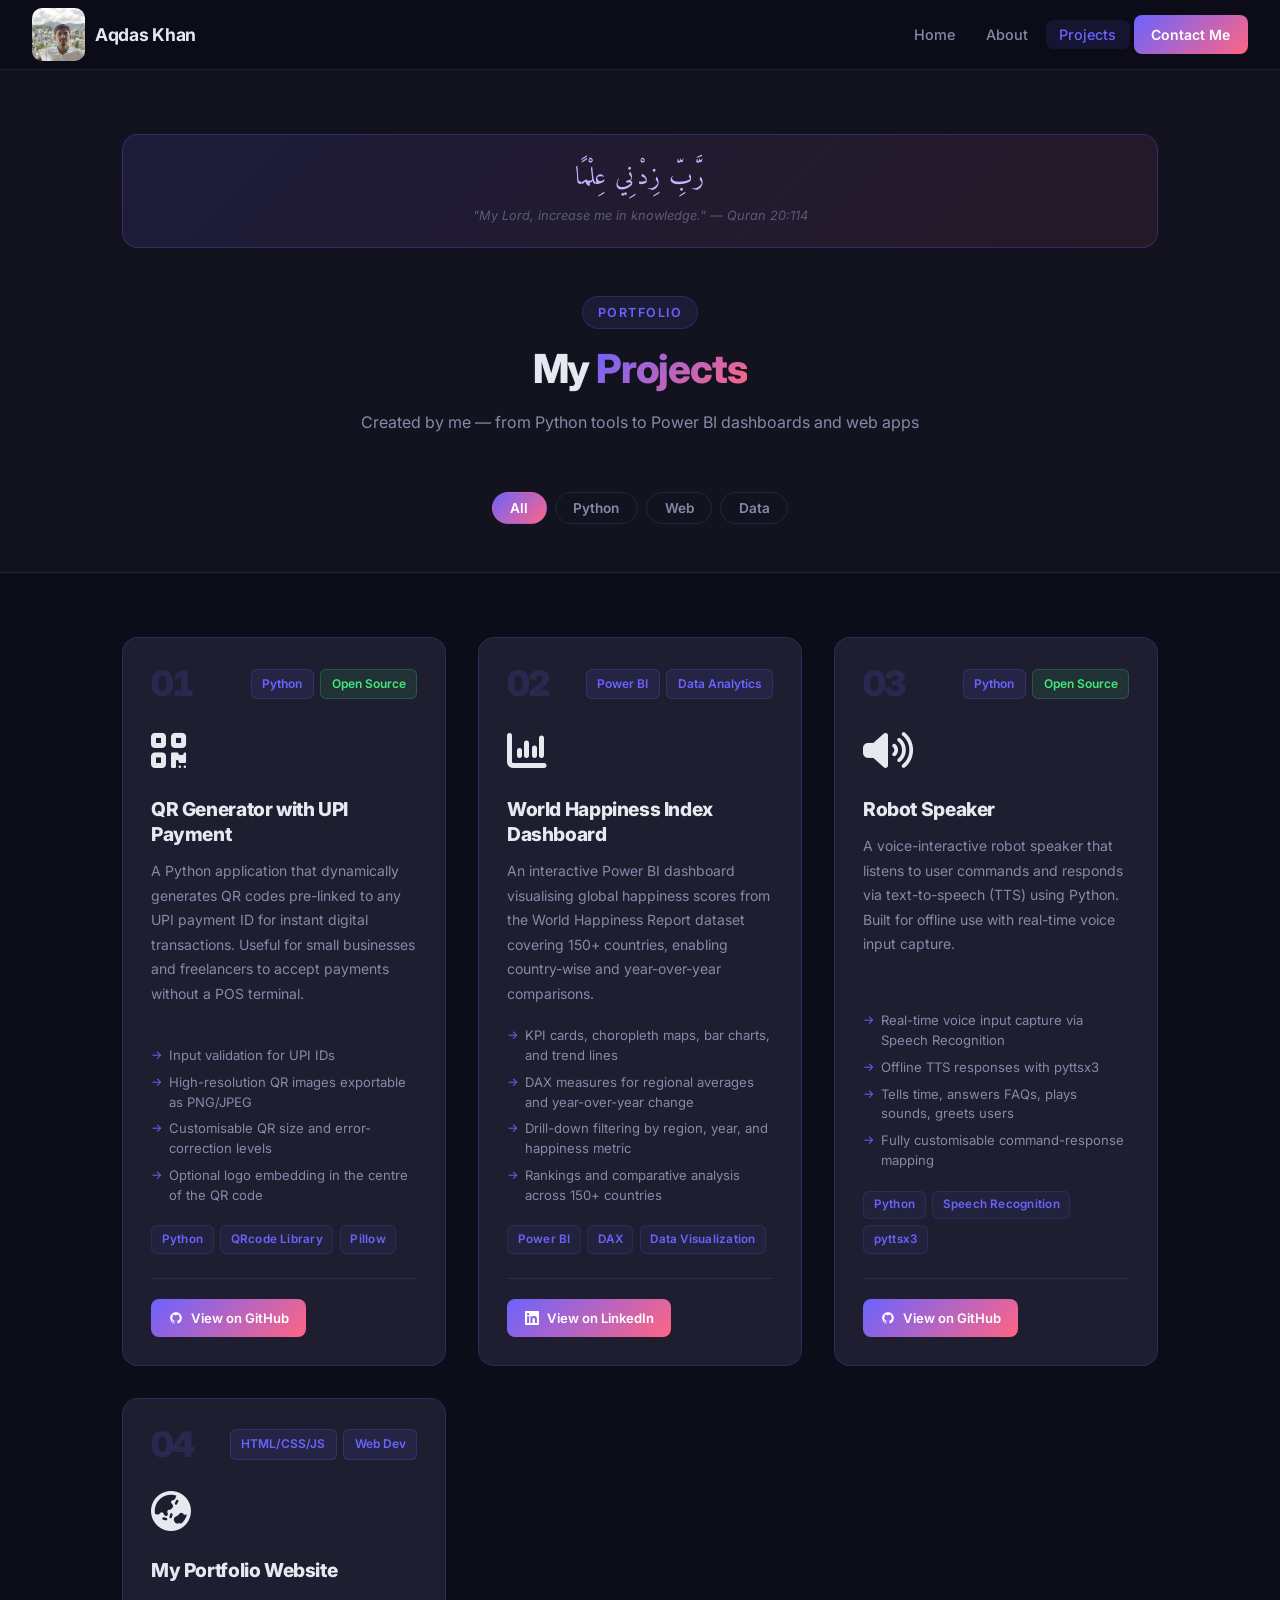
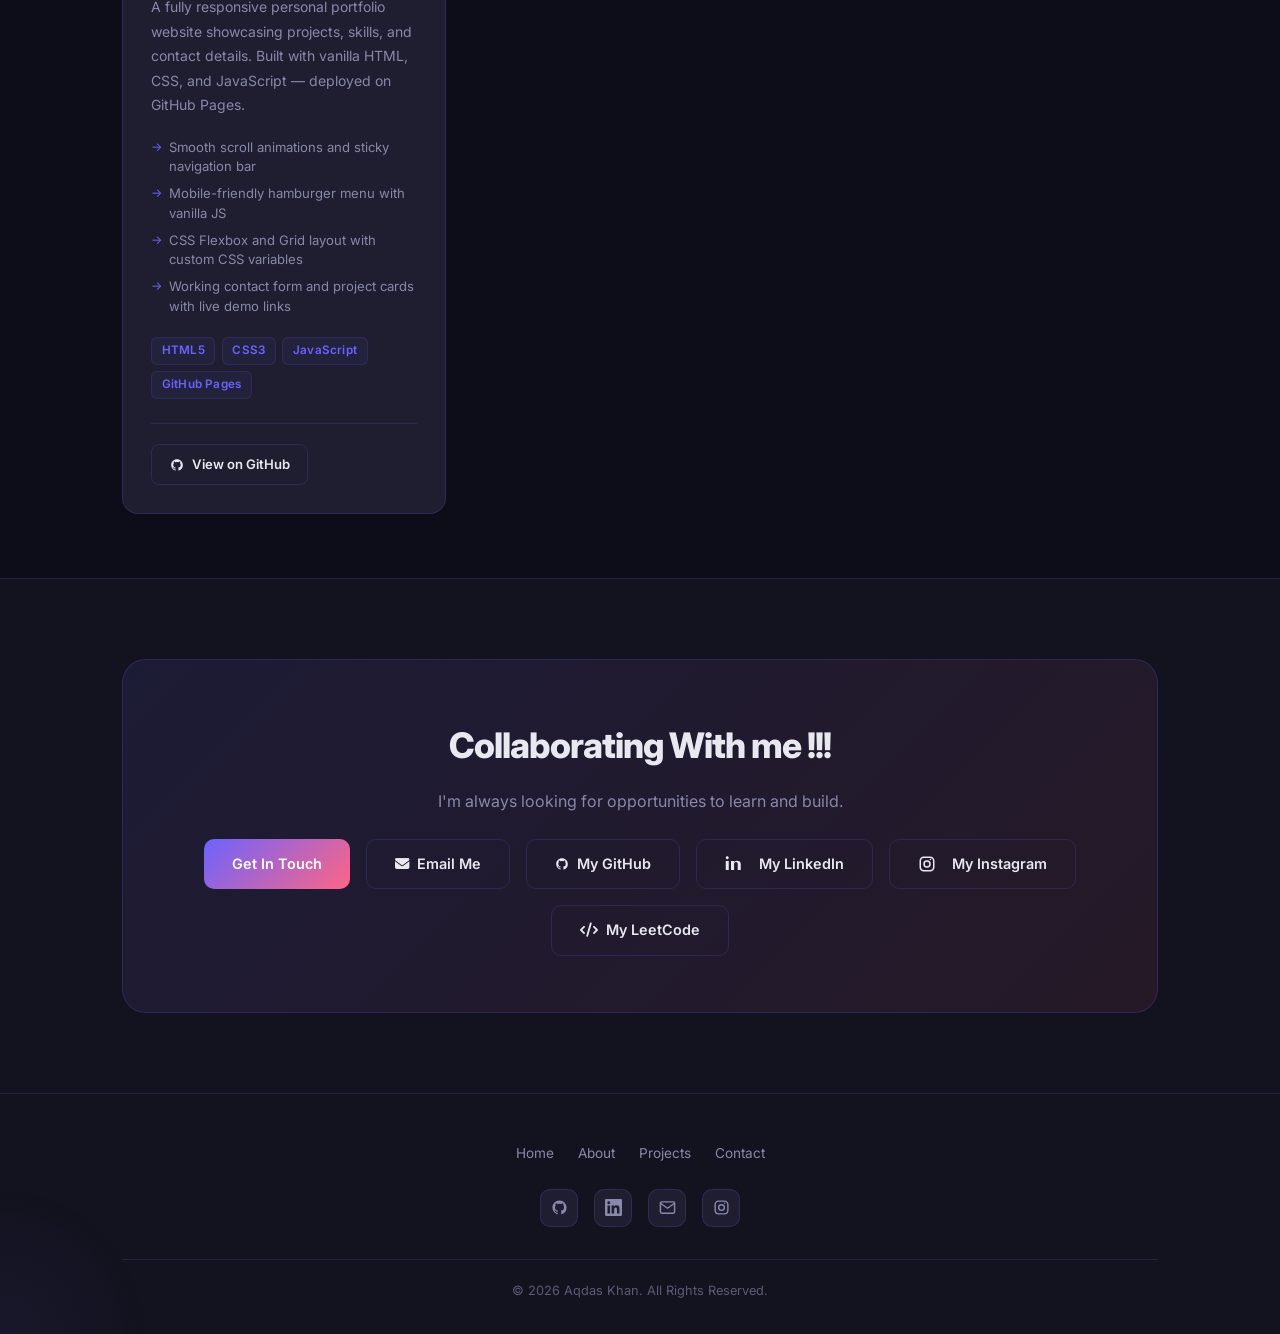
<file: projects.html>
<!DOCTYPE html>
<html lang="en">

<head>
  <meta charset="UTF-8" />
  <meta name="viewport" content="width=device-width, initial-scale=1.0" />
  <meta name="description"
    content="Projects by Aqdas Khan — QR Generator, Power BI Dashboard, Robot Speaker, Portfolio Website." />
  <link rel="stylesheet" href="https://cdnjs.cloudflare.com/ajax/libs/font-awesome/6.5.1/css/all.min.css">

  <title>Projects — Aqdas Khan</title>
  <link rel="stylesheet" href="style.css" />
  <link rel="stylesheet" href="projects.css" />
</head>

<body>

  <!-- NAVBAR -->
  <nav class="navbar" id="navbar">
    <a href="index.html" class="nav-logo">
      <div class="nav-logo-icon"></div>
      <span class="nav-logo-text">Aqdas Khan</span>
    </a>
    <ul class="nav-links">
      <li><a href="index.html">Home</a></li>
      <li><a href="about.html">About</a></li>
      <li><a href="projects.html">Projects</a></li>
      <li><a href="contact.html" class="nav-cta">Contact Me</a></li>
    </ul>
    <button class="hamburger" id="hamburger" aria-label="Toggle menu">
      <span></span><span></span><span></span>
    </button>
  </nav>

  <div class="mobile-nav" id="mobile-nav">
    <a href="index.html">Home</a>
    <a href="about.html">About</a>
    <a href="projects.html">Projects</a>
    <a href="contact.html">Contact</a>
  </div>

  <div class="page-wrapper">

    <!-- PAGE HERO -->
    <section class="page-hero">
      <div class="container">
        <div class="dua-banner fade-up">
          <div class="dua-text">رَّبِّ زِدْنِي عِلْمًا</div>
          <div class="dua-translation">"My Lord, increase me in knowledge." — Quran 20:114</div>
        </div>
        <div class="section-header fade-up">
          <span class="section-tag">Portfolio</span>
          <h1 class="section-title">My <span>Projects</span></h1>
          <p class="section-desc">Created by me — from Python tools to Power BI dashboards and web apps</p>
        </div>

        <!-- FILTER TAGS -->
        <div class="filter-bar fade-up">
          <button class="filter-btn active" data-filter="all">All</button>
          <button class="filter-btn" data-filter="python">Python</button>
          <button class="filter-btn" data-filter="web">Web</button>
          <button class="filter-btn" data-filter="data">Data</button>
        </div>
      </div>
    </section>

    <!-- PROJECTS GRID -->
    <section class="projects-section">
      <div class="container">
        <div class="projects-grid" id="projects-grid">

          <!-- PROJECT 1: QR Generator -->
          <div class="project-card card fade-up" data-tags="python">
            <div class="project-card-header">
              <div class="project-number">01</div>
              <div class="project-badges">
                <span class="badge">Python</span>
                <span class="badge-green badge">Open Source</span>
              </div>
            </div>
            <div class="project-emoji"><i class="fa-solid fa-qrcode"></i></div>
            <h2 class="project-card-title">QR Generator with UPI Payment</h2>
            <p class="project-card-desc">
              A Python application that dynamically generates QR codes pre-linked to any UPI payment ID for instant
              digital transactions. Useful for small businesses and freelancers to accept payments without a POS
              terminal.
            </p>
            <ul class="project-features">
              <li>Input validation for UPI IDs</li>
              <li>High-resolution QR images exportable as PNG/JPEG</li>
              <li>Customisable QR size and error-correction levels</li>
              <li>Optional logo embedding in the centre of the QR code</li>
            </ul>
            <div class="project-tech-stack">
              <span class="tech-tag">Python</span>
              <span class="tech-tag">QRcode Library</span>
              <span class="tech-tag">Pillow</span>
            </div>
            <div class="project-card-footer">
              <a href="https://github.com/AqdasKhan313/QR-Generator" target="_blank" rel="noopener"
                class="btn btn-primary btn-sm">
                <svg width="14" height="14" viewBox="0 0 24 24" fill="currentColor">
                  <path
                    d="M12 2C6.477 2 2 6.484 2 12.017c0 4.425 2.865 8.18 6.839 9.504.5.092.682-.217.682-.483 0-.237-.008-.868-.013-1.703-2.782.605-3.369-1.343-3.369-1.343-.454-1.158-1.11-1.466-1.11-1.466-.908-.62.069-.608.069-.608 1.003.07 1.531 1.032 1.531 1.032.892 1.53 2.341 1.088 2.91.832.092-.647.35-1.088.636-1.338-2.22-.253-4.555-1.113-4.555-4.951 0-1.093.39-1.988 1.029-2.688-.103-.253-.446-1.272.098-2.65 0 0 .84-.27 2.75 1.026A9.564 9.564 0 0112 6.844c.85.004 1.705.115 2.504.337 1.909-1.296 2.747-1.027 2.747-1.027.546 1.379.202 2.398.1 2.651.64.7 1.028 1.595 1.028 2.688 0 3.848-2.339 4.695-4.566 4.943.359.309.678.92.678 1.855 0 1.338-.012 2.419-.012 2.747 0 .268.18.58.688.482A10.019 10.019 0 0022 12.017C22 6.484 17.522 2 12 2z" />
                </svg>
                View on GitHub
              </a>
            </div>
          </div>

          <!-- PROJECT 2: World Happiness Dashboard -->
          <div class="project-card card fade-up fade-up-delay-1" data-tags="data">
            <div class="project-card-header">
              <div class="project-number">02</div>
              <div class="project-badges">
                <span class="badge">Power BI</span>
                <span class="badge">Data Analytics</span>
              </div>
            </div>
            <div class="project-emoji"><i class="fa-solid fa-chart-column"></i></div>
            <h2 class="project-card-title">World Happiness Index Dashboard</h2>
            <p class="project-card-desc">
              An interactive Power BI dashboard visualising global happiness scores from the World Happiness Report
              dataset covering 150+ countries, enabling country-wise and year-over-year comparisons.
            </p>
            <ul class="project-features">
              <li>KPI cards, choropleth maps, bar charts, and trend lines</li>
              <li>DAX measures for regional averages and year-over-year change</li>
              <li>Drill-down filtering by region, year, and happiness metric</li>
              <li>Rankings and comparative analysis across 150+ countries</li>
            </ul>
            <div class="project-tech-stack">
              <span class="tech-tag">Power BI</span>
              <span class="tech-tag">DAX</span>
              <span class="tech-tag">Data Visualization</span>
            </div>
            <div class="project-card-footer">
              <a href="https://www.linkedin.com/posts/aqdaskhan313_satishdhawale-powerbi-ugcPost-7461716862557569024-IY4h"
                target="_blank" rel="noopener" class="btn btn-primary btn-sm">
                <svg width="14" height="14" viewBox="0 0 24 24" fill="currentColor">
                  <path
                    d="M20.447 20.452h-3.554v-5.569c0-1.328-.027-3.037-1.852-3.037-1.853 0-2.136 1.445-2.136 2.939v5.667H9.351V9h3.414v1.561h.046c.477-.9 1.637-1.85 3.37-1.85 3.601 0 4.267 2.37 4.267 5.455v6.286zM5.337 7.433c-1.144 0-2.063-.926-2.063-2.065 0-1.138.92-2.063 2.063-2.063 1.14 0 2.064.925 2.064 2.063 0 1.139-.925 2.065-2.064 2.065zm1.782 13.019H3.555V9h3.564v11.452zM22.225 0H1.771C.792 0 0 .774 0 1.729v20.542C0 23.227.792 24 1.771 24h20.451C23.2 24 24 23.227 24 22.271V1.729C24 .774 23.2 0 22.222 0h.003z" />
                </svg>
                View on LinkedIn
              </a>
            </div>
          </div>

          <!-- PROJECT 3: Robot Speaker -->
          <div class="project-card card fade-up fade-up-delay-2" data-tags="python">
            <div class="project-card-header">
              <div class="project-number">03</div>
              <div class="project-badges">
                <span class="badge">Python</span>
                <span class="badge-green badge">Open Source</span>
              </div>
            </div>
            <div class="project-emoji"><i class="fa-solid fa-volume-high"></i></div>
            <h2 class="project-card-title">Robot Speaker</h2>
            <p class="project-card-desc">
              A voice-interactive robot speaker that listens to user commands and responds via text-to-speech (TTS)
              using Python. Built for offline use with real-time voice input capture.
            </p>
            <ul class="project-features">
              <li>Real-time voice input capture via Speech Recognition</li>
              <li>Offline TTS responses with pyttsx3</li>
              <li>Tells time, answers FAQs, plays sounds, greets users</li>
              <li>Fully customisable command-response mapping</li>
            </ul>
            <div class="project-tech-stack">
              <span class="tech-tag">Python</span>
              <span class="tech-tag">Speech Recognition</span>
              <span class="tech-tag">pyttsx3</span>
            </div>
            <div class="project-card-footer">
              <a href="https://github.com/AqdasKhan313/Robot-Speaker" target="_blank" rel="noopener"
                class="btn btn-primary btn-sm">
                <svg width="14" height="14" viewBox="0 0 24 24" fill="currentColor">
                  <path
                    d="M12 2C6.477 2 2 6.484 2 12.017c0 4.425 2.865 8.18 6.839 9.504.5.092.682-.217.682-.483 0-.237-.008-.868-.013-1.703-2.782.605-3.369-1.343-3.369-1.343-.454-1.158-1.11-1.466-1.11-1.466-.908-.62.069-.608.069-.608 1.003.07 1.531 1.032 1.531 1.032.892 1.53 2.341 1.088 2.91.832.092-.647.35-1.088.636-1.338-2.22-.253-4.555-1.113-4.555-4.951 0-1.093.39-1.988 1.029-2.688-.103-.253-.446-1.272.098-2.65 0 0 .84-.27 2.75 1.026A9.564 9.564 0 0112 6.844c.85.004 1.705.115 2.504.337 1.909-1.296 2.747-1.027 2.747-1.027.546 1.379.202 2.398.1 2.651.64.7 1.028 1.595 1.028 2.688 0 3.848-2.339 4.695-4.566 4.943.359.309.678.92.678 1.855 0 1.338-.012 2.419-.012 2.747 0 .268.18.58.688.482A10.019 10.019 0 0022 12.017C22 6.484 17.522 2 12 2z" />
                </svg>
                View on GitHub
              </a>
            </div>
          </div>

          <!-- PROJECT 4: Portfolio Website -->
          <div class="project-card card fade-up" data-tags="web">
            <div class="project-card-header">
              <div class="project-number">04</div>
              <div class="project-badges">
                <span class="badge">HTML/CSS/JS</span>
                <span class="badge">Web Dev</span>
              </div>
            </div>
            <div class="project-emoji"><i class="fa-solid fa-earth-asia"></i></div>
            <h2 class="project-card-title">My Portfolio Website</h2>
            <p class="project-card-desc">
              A fully responsive personal portfolio website showcasing projects, skills, and contact details. Built with
              vanilla HTML, CSS, and JavaScript — deployed on GitHub Pages.
            </p>
            <ul class="project-features">
              <li>Smooth scroll animations and sticky navigation bar</li>
              <li>Mobile-friendly hamburger menu with vanilla JS</li>
              <li>CSS Flexbox and Grid layout with custom CSS variables</li>
              <li>Working contact form and project cards with live demo links</li>
            </ul>
            <div class="project-tech-stack">
              <span class="tech-tag">HTML5</span>
              <span class="tech-tag">CSS3</span>
              <span class="tech-tag">JavaScript</span>
              <span class="tech-tag">GitHub Pages</span>
            </div>
            <div class="project-card-footer">
              <a href="https://github.com/AqdasKhan313" target="_blank" rel="noopener" class="btn btn-outline btn-sm">
                <svg width="14" height="14" viewBox="0 0 24 24" fill="currentColor">
                  <path
                    d="M12 2C6.477 2 2 6.484 2 12.017c0 4.425 2.865 8.18 6.839 9.504.5.092.682-.217.682-.483 0-.237-.008-.868-.013-1.703-2.782.605-3.369-1.343-3.369-1.343-.454-1.158-1.11-1.466-1.11-1.466-.908-.62.069-.608.069-.608 1.003.07 1.531 1.032 1.531 1.032.892 1.53 2.341 1.088 2.91.832.092-.647.35-1.088.636-1.338-2.22-.253-4.555-1.113-4.555-4.951 0-1.093.39-1.988 1.029-2.688-.103-.253-.446-1.272.098-2.65 0 0 .84-.27 2.75 1.026A9.564 9.564 0 0112 6.844c.85.004 1.705.115 2.504.337 1.909-1.296 2.747-1.027 2.747-1.027.546 1.379.202 2.398.1 2.651.64.7 1.028 1.595 1.028 2.688 0 3.848-2.339 4.695-4.566 4.943.359.309.678.92.678 1.855 0 1.338-.012 2.419-.012 2.747 0 .268.18.58.688.482A10.019 10.019 0 0022 12.017C22 6.484 17.522 2 12 2z" />
                </svg>
                View on GitHub
              </a>
            </div>
          </div>

        </div>
      </div>
    </section>

    <!-- CTA -->
    <section class="projects-cta">
      <div class="container">
        <div class="cta-box fade-up">
          <h2>Collaborating With me !!!</h2>
          <p>I'm always looking for opportunities to learn and build.</p>
          <div style="display:flex;gap:1rem;justify-content:center;flex-wrap:wrap;margin-top:1.5rem;">
            <a href="contact.html" class="btn btn-primary">Get In Touch</a>

            <a href="mailto:khanaqdas152@gmail.com" target="_blank" rel="noopener" class="btn btn-outline">
              <i class="fa-solid fa-envelope"></i>
              Email Me
            </a>

            <a href="https://github.com/AqdasKhan313" target="_blank" rel="noopener" class="btn btn-outline">
              <svg width="14" height="14" viewBox="0 0 24 24" fill="currentColor">
                <path
                  d="M12 2C6.477 2 2 6.484 2 12.017c0 4.425 2.865 8.18 6.839 9.504.5.092.682-.217.682-.483 0-.237-.008-.868-.013-1.703-2.782.605-3.369-1.343-3.369-1.343-.454-1.158-1.11-1.466-1.11-1.466-.908-.62.069-.608.069-.608 1.003.07 1.531 1.032 1.531 1.032.892 1.53 2.341 1.088 2.91.832.092-.647.35-1.088.636-1.338-2.22-.253-4.555-1.113-4.555-4.951 0-1.093.39-1.988 1.029-2.688-.103-.253-.446-1.272.098-2.65 0 0 .84-.27 2.75 1.026A9.564 9.564 0 0112 6.844c.85.004 1.705.115 2.504.337 1.909-1.296 2.747-1.027 2.747-1.027.546 1.379.202 2.398.1 2.651.64.7 1.028 1.595 1.028 2.688 0 3.848-2.339 4.695-4.566 4.943.359.309.678.92.678 1.855 0 1.338-.012 2.419-.012 2.747 0 .268.18.58.688.482A10.019 10.019 0 0022 12.017C22 6.484 17.522 2 12 2z" />
              </svg>
              My GitHub
            </a>
            <a href="https://www.linkedin.com/in/aqdaskhan313" target="_blank" rel="noopener" class="btn btn-outline">

              <svg xmlns="http://www.w3.org/2000/svg" width="18" height="18" viewBox="0 0 24 24" fill="currentColor"
                style="margin-right:8px; vertical-align:middle;">

                <path
                  d="M4.98 3.5C4.98 4.604 4.104 5.5 3 5.5S1.02 4.604 1.02 3.5 1.896 1.5 3 1.5s1.98.896 1.98 2zM1 8h4v12H1V8zm7 0h3.8v1.71h.05c.53-1 1.82-2.06 3.75-2.06C19.5 7.65 21 9.1 21 12.26V20h-4v-6.84c0-1.63-.03-3.73-2.27-3.73-2.27 0-2.62 1.77-2.62 3.61V20H8V8z" />
              </svg>
              My LinkedIn
            </a>

            <a href="https://www.instagram.com/aqdas_khan_98.98/" target="_blank" rel="noopener"
              class="btn btn-outline">

              <svg xmlns="http://www.w3.org/2000/svg" width="18" height="18" viewBox="0 0 24 24" fill="currentColor"
                style="margin-right:8px; vertical-align:middle;">

                <path
                  d="M7.75 2C4.57 2 2 4.57 2 7.75v8.5C2 19.43 4.57 22 7.75 22h8.5C19.43 22 22 19.43 22 16.25v-8.5C22 4.57 19.43 2 16.25 2h-8.5zm0 2h8.5C18.33 4 20 5.67 20 7.75v8.5C20 18.33 18.33 20 16.25 20h-8.5C5.67 20 4 18.33 4 16.25v-8.5C4 5.67 5.67 4 7.75 4zm8.75 1a1 1 0 100 2 1 1 0 000-2zM12 7a5 5 0 100 10 5 5 0 000-10zm0 2a3 3 0 110 6 3 3 0 010-6z" />
              </svg>

              My Instagram
            </a>

            <a href="https://leetcode.com/u/AqdasKhan313/" target="_blank" rel="noopener" class="btn btn-outline">
              <i class="fa-solid fa-code"></i>
              My LeetCode
            </a>
          </div>
        </div>
      </div>
    </section>

  </div>

  <!-- FOOTER -->
  <footer class="footer">
    <div class="container">
      <div class="footer-links">
        <a href="index.html">Home</a>
        <a href="about.html">About</a>
        <a href="projects.html">Projects</a>
        <a href="contact.html">Contact</a>
      </div>
      <div class="footer-social">
        <a href="https://github.com/AqdasKhan313" target="_blank" rel="noopener" class="social-icon">
          <svg width="17" height="17" viewBox="0 0 24 24" fill="currentColor">
            <path
              d="M12 2C6.477 2 2 6.484 2 12.017c0 4.425 2.865 8.18 6.839 9.504.5.092.682-.217.682-.483 0-.237-.008-.868-.013-1.703-2.782.605-3.369-1.343-3.369-1.343-.454-1.158-1.11-1.466-1.11-1.466-.908-.62.069-.608.069-.608 1.003.07 1.531 1.032 1.531 1.032.892 1.53 2.341 1.088 2.91.832.092-.647.35-1.088.636-1.338-2.22-.253-4.555-1.113-4.555-4.951 0-1.093.39-1.988 1.029-2.688-.103-.253-.446-1.272.098-2.65 0 0 .84-.27 2.75 1.026A9.564 9.564 0 0112 6.844c.85.004 1.705.115 2.504.337 1.909-1.296 2.747-1.027 2.747-1.027.546 1.379.202 2.398.1 2.651.64.7 1.028 1.595 1.028 2.688 0 3.848-2.339 4.695-4.566 4.943.359.309.678.92.678 1.855 0 1.338-.012 2.419-.012 2.747 0 .268.18.58.688.482A10.019 10.019 0 0022 12.017C22 6.484 17.522 2 12 2z" />
          </svg>
        </a>
        <a href="https://linkedin.com/in/aqdaskhan313" target="_blank" rel="noopener" class="social-icon">
          <svg width="17" height="17" viewBox="0 0 24 24" fill="currentColor">
            <path
              d="M20.447 20.452h-3.554v-5.569c0-1.328-.027-3.037-1.852-3.037-1.853 0-2.136 1.445-2.136 2.939v5.667H9.351V9h3.414v1.561h.046c.477-.9 1.637-1.85 3.37-1.85 3.601 0 4.267 2.37 4.267 5.455v6.286zM5.337 7.433c-1.144 0-2.063-.926-2.063-2.065 0-1.138.92-2.063 2.063-2.063 1.14 0 2.064.925 2.064 2.063 0 1.139-.925 2.065-2.064 2.065zm1.782 13.019H3.555V9h3.564v11.452zM22.225 0H1.771C.792 0 0 .774 0 1.729v20.542C0 23.227.792 24 1.771 24h20.451C23.2 24 24 23.227 24 22.271V1.729C24 .774 23.2 0 22.222 0h.003z" />
          </svg>
        </a>
        <a href="mailto:khanaqdas152@gmail.com" class="social-icon">
          <svg width="17" height="17" fill="none" viewBox="0 0 24 24" stroke="currentColor" stroke-width="2"
            stroke-linecap="round" stroke-linejoin="round">
            <path d="M4 4h16c1.1 0 2 .9 2 2v12c0 1.1-.9 2-2 2H4c-1.1 0-2-.9-2-2V6c0-1.1.9-2 2-2z"></path>
            <polyline points="22,6 12,13 2,6"></polyline>
          </svg>
        </a>

        <a href="https://www.instagram.com/aqdas_khan_98.98/" target="_blank" rel="noopener" class="social-icon">
          <svg width="17" height="17" viewBox="0 0 24 24" fill="currentColor">
            <path
              d="M7.75 2C4.57 2 2 4.57 2 7.75v8.5C2 19.43 4.57 22 7.75 22h8.5C19.43 22 22 19.43 22 16.25v-8.5C22 4.57 19.43 2 16.25 2h-8.5zm0 2h8.5C18.33 4 20 5.67 20 7.75v8.5C20 18.33 18.33 20 16.25 20h-8.5C5.67 20 4 18.33 4 16.25v-8.5C4 5.67 5.67 4 7.75 4zm8.75 1a1 1 0 100 2 1 1 0 000-2zM12 7a5 5 0 100 10 5 5 0 000-10zm0 2a3 3 0 110 6 3 3 0 010-6z" />
          </svg>
        </a>

      </div>
      <div class="footer-copy">&copy; <span id="year"></span> Aqdas Khan. All Rights Reserved.</div>
    </div>
  </footer>

  <script src="script.js"></script>
  <script src="projects.js"></script>
</body>

</html>
</file>
<file: style.css>
@import url('https://fonts.googleapis.com/css2?family=Inter:wght@300;400;500;600;700;800;900&family=Amiri:ital,wght@0,400;0,700;1,400&display=swap');

:root {
  --primary: #6c63ff;
  --primary-dark: #5a52e0;
  --secondary: #ff6584;
  --accent: #43e97b;
  --bg: #0d0d1a;
  --bg2: #13131f;
  --bg3: #1a1a2e;
  --card: #1e1e30;
  --border: rgba(108, 99, 255, 0.18);
  --text: #e8e8f0;
  --text-muted: #8888aa;
  --text-dim: #5a5a7a;
  --gradient: linear-gradient(135deg, #6c63ff 0%, #ff6584 100%);
  --gradient2: linear-gradient(135deg, #43e97b 0%, #38f9d7 100%);
  --shadow: 0 4px 32px rgba(108, 99, 255, 0.15);
  --radius: 16px;
  --radius-sm: 8px;
  --transition: 0.3s cubic-bezier(0.4, 0, 0.2, 1);
  --font: 'Inter', sans-serif;
  --font-arabic: 'Amiri', serif;
}

* {
  margin: 0;
  padding: 0;
  box-sizing: border-box;
}

html {
  scroll-behavior: smooth;
}

body {
  font-family: var(--font);
  background: var(--bg);
  color: var(--text);
  line-height: 1.7;
  overflow-x: hidden;
}


::-webkit-scrollbar {
  width: 6px;
}

::-webkit-scrollbar-track {
  background: var(--bg);
}

::-webkit-scrollbar-thumb {
  background: var(--primary);
  border-radius: 3px;
}

::selection {
  background: rgba(108, 99, 255, 0.3);
  color: #fff;
}

.navbar {
  position: fixed;
  top: 0;
  left: 0;
  width: 100%;
  z-index: 1000;
  padding: 0 2rem;
  height: 70px;
  display: flex;
  align-items: center;
  justify-content: space-between;
  background: rgba(13, 13, 26, 0.85);
  backdrop-filter: blur(20px);
  -webkit-backdrop-filter: blur(20px);
  border-bottom: 1px solid var(--border);
  transition: var(--transition);
}

.navbar.scrolled {
  background: rgba(13, 13, 26, 0.97);
  box-shadow: 0 2px 24px rgba(0, 0, 0, 0.4);
}

.nav-logo {
  display: flex;
  align-items: center;
  gap: 10px;
  text-decoration: none;
}

/* .nav-logo-icon {
  width: 38px;
  height: 38px;
  background: var(--gradient);
  background-image: url("./images/AK.png");
  border-radius: 10px;
  display: flex;
  align-items: center;
  justify-content: center;
  font-weight: 800;
  font-size: 1rem;
  color: #fff;
  letter-spacing: -0.5px;
} */
.nav-logo-icon {
  width: 53px;
  height: 53px;
  background-image: url("AK.png");
  background-size: cover;
  background-position: center;

  background-repeat: no-repeat;
  border-radius: 10px;
}

.nav-logo-icon {
  transition: transform 0.3s ease;
}

.nav-logo-icon:hover {
  transform: scale(1.2);
}

.nav-logo-text {

  font-size: 1.1rem;
  font-weight: 700;
  color: var(--text);
  letter-spacing: -0.3px;
}

.nav-links {
  display: flex;
  align-items: center;
  gap: 0.25rem;
  list-style: none;
}

.nav-links a {
  text-decoration: none;
  color: var(--text-muted);
  font-size: 0.9rem;
  font-weight: 500;
  padding: 0.4rem 0.85rem;
  border-radius: 8px;
  transition: var(--transition);
  position: relative;
}

.nav-links a:hover,
.nav-links a.active {
  color: var(--text);
  background: rgba(108, 99, 255, 0.1);
}

.nav-links a.active {
  color: var(--primary);
}

.nav-cta {
  display: inline-flex;
  align-items: center;
  gap: 6px;
  background: var(--gradient);
  color: #fff !important;
  padding: 0.45rem 1.1rem !important;
  border-radius: 8px !important;
  font-weight: 600 !important;
  font-size: 0.875rem !important;
  transition: var(--transition) !important;
  opacity: 1 !important;
}

.nav-cta:hover {
  opacity: 0.9 !important;
  transform: translateY(-1px);
  box-shadow: 0 4px 16px rgba(108, 99, 255, 0.4) !important;
  background: var(--gradient) !important;
}

.hamburger {
  display: none;
  flex-direction: column;
  gap: 5px;
  cursor: pointer;
  padding: 5px;
  border: none;
  background: none;
}

.hamburger span {
  display: block;
  width: 24px;
  height: 2px;
  background: var(--text);
  border-radius: 2px;
  transition: var(--transition);
}

.hamburger.open span:nth-child(1) {
  transform: rotate(45deg) translate(5px, 5px);
}

.hamburger.open span:nth-child(2) {
  opacity: 0;
}

.hamburger.open span:nth-child(3) {
  transform: rotate(-45deg) translate(5px, -5px);
}

/* ============================================
   MOBILE NAV
   ============================================ */
.mobile-nav {
  display: none;
  position: fixed;
  top: 70px;
  left: 0;
  width: 100%;
  background: rgba(13, 13, 26, 0.98);
  /* backdrop-filter: blur(20px); */
  border-bottom: 1px solid var(--border);
  z-index: 999;
  padding: 1rem 0;
  transform: translateY(-10px);
  opacity: 0;
  transition: var(--transition);
  pointer-events: none;
}

.mobile-nav.open {
  display: block;
  transform: translateY(0);
  opacity: 1;
  pointer-events: all;
}

.mobile-nav a {
  display: block;
  padding: 0.8rem 2rem;
  color: var(--text-muted);
  text-decoration: none;
  font-weight: 500;
  font-size: 0.95rem;
  transition: var(--transition);
}

.mobile-nav a:hover,
.mobile-nav a.active {
  color: var(--primary);
  background: rgba(108, 99, 255, 0.05);
}

/* ============================================
   PAGE WRAPPER
   ============================================ */
.page-wrapper {
  min-height: 100vh;
  padding-top: 70px;
}

/* ============================================
   SECTION BASE
   ============================================ */
section {
  padding: 5rem 0;
}

.container {
  max-width: 1100px;
  margin: 0 auto;
  padding: 0 2rem;
}

.section-header {
  text-align: center;
  margin-bottom: 3.5rem;
}

.section-tag {
  display: inline-block;
  font-size: 0.78rem;
  font-weight: 600;
  letter-spacing: 0.12em;
  text-transform: uppercase;
  color: var(--primary);
  background: rgba(108, 99, 255, 0.1);
  border: 1px solid rgba(108, 99, 255, 0.2);
  padding: 0.3rem 0.9rem;
  border-radius: 100px;
  margin-bottom: 1rem;
}

.section-title {
  font-size: clamp(1.8rem, 3.5vw, 2.5rem);
  font-weight: 800;
  letter-spacing: -0.03em;
  color: var(--text);
  margin-bottom: 1rem;
  line-height: 1.2;
}

.section-title span {
  background: var(--gradient);
  -webkit-background-clip: text;
  -webkit-text-fill-color: transparent;
  background-clip: text;
}

.section-desc {
  color: var(--text-muted);
  font-size: 1rem;
  max-width: 560px;
  margin: 0 auto;
}

/* ============================================
   BUTTONS
   ============================================ */
.btn {
  display: inline-flex;
  align-items: center;
  gap: 8px;
  padding: 0.75rem 1.75rem;
  border-radius: 10px;
  font-weight: 600;
  font-size: 0.9rem;
  cursor: pointer;
  border: none;
  text-decoration: none;
  transition: var(--transition);
  position: relative;
  overflow: hidden;
}

.btn-primary {
  background: var(--gradient);
  color: #fff;
}

.btn-primary:hover {
  transform: translateY(-2px);
  box-shadow: 0 8px 24px rgba(108, 99, 255, 0.4);
}

.btn-outline {
  background: transparent;
  color: var(--text);
  border: 1.5px solid var(--border);
}

.btn-outline:hover {
  border-color: var(--primary);
  color: var(--primary);
  background: rgba(108, 99, 255, 0.05);
  transform: translateY(-2px);
}

.btn-sm {
  padding: 0.5rem 1.1rem;
  font-size: 0.82rem;
  border-radius: 8px;
}

/* ============================================
   CARDS
   ============================================ */
.card {
  background: var(--card);
  border: 1px solid var(--border);
  border-radius: var(--radius);
  padding: 1.75rem;
  transition: var(--transition);
}

.card:hover {
  border-color: rgba(108, 99, 255, 0.4);
  transform: translateY(-4px);
  box-shadow: var(--shadow);
}

/* ============================================
   ARABIC DUA BANNER
   ============================================ */
.dua-banner {
  background: linear-gradient(135deg, rgba(108, 99, 255, 0.12), rgba(255, 101, 132, 0.08));
  border: 1px solid rgba(108, 99, 255, 0.25);
  border-radius: var(--radius);
  padding: 1.25rem 2rem;
  text-align: center;
  margin-bottom: 3rem;
}

.dua-text {
  font-family: var(--font-arabic);
  font-size: 1.6rem;
  color: #c4b5fd;
  letter-spacing: 0.04em;
  direction: rtl;
  line-height: 1.8;
}

.dua-translation {
  font-size: 0.8rem;
  color: var(--text-dim);
  margin-top: 0.25rem;
  font-style: italic;
}

/* ============================================
   GRADIENT TEXT
   ============================================ */
.gradient-text {
  background: var(--gradient);
  -webkit-background-clip: text;
  -webkit-text-fill-color: transparent;
  background-clip: text;
}

/* ============================================
   BADGE
   ============================================ */
.badge {
  display: inline-block;
  padding: 0.25rem 0.65rem;
  border-radius: 6px;
  font-size: 0.75rem;
  font-weight: 600;
  background: rgba(108, 99, 255, 0.1);
  color: var(--primary);
  border: 1px solid rgba(108, 99, 255, 0.2);
}

.badge-green {
  background: rgba(67, 233, 123, 0.1);
  color: #43e97b;
  border-color: rgba(67, 233, 123, 0.2);
}

/* ============================================
   FOOTER
   ============================================ */
.footer {
  background: var(--bg2);
  border-top: 1px solid var(--border);
  padding: 3rem 0 2rem;
  text-align: center;
}

.footer-logo {
  font-size: 1.3rem;
  font-weight: 800;
  background: var(--gradient);
  -webkit-background-clip: text;
  -webkit-text-fill-color: transparent;
  background-clip: text;
  margin-bottom: 0.5rem;
}

.footer-tagline {
  color: var(--text-muted);
  font-size: 0.85rem;
  margin-bottom: 1.5rem;
}

.footer-dua {
  font-family: var(--font-arabic);
  font-size: 1.2rem;
  color: rgba(196, 181, 253, 0.6);
  margin-bottom: 1.5rem;
  direction: rtl;
}

.footer-links {
  display: flex;
  justify-content: center;
  gap: 1.5rem;
  margin-bottom: 1.5rem;
  flex-wrap: wrap;
}

.footer-links a {
  color: var(--text-muted);
  text-decoration: none;
  font-size: 0.85rem;
  transition: var(--transition);
}

.footer-links a:hover {
  color: var(--primary);
}

.footer-social {
  display: flex;
  justify-content: center;
  gap: 1rem;
  margin-bottom: 2rem;
}

.social-icon {
  width: 38px;
  height: 38px;
  border-radius: 10px;
  background: var(--card);
  border: 1px solid var(--border);
  display: flex;
  align-items: center;
  justify-content: center;
  color: var(--text-muted);
  text-decoration: none;
  font-size: 0.9rem;
  transition: var(--transition);
}

.social-icon:hover {
  background: rgba(108, 99, 255, 0.1);
  border-color: var(--primary);
  color: var(--primary);
  transform: translateY(-2px);
}

.footer-copy {
  color: var(--text-dim);
  font-size: 0.8rem;
  border-top: 1px solid var(--border);
  padding-top: 1.25rem;
}

/* ============================================
   SKILL TAGS
   ============================================ */
.skill-tags {
  display: flex;
  flex-wrap: wrap;
  gap: 0.6rem;
}

.skill-tag {
  background: var(--bg3);
  border: 1px solid var(--border);
  color: var(--text-muted);
  padding: 0.35rem 0.85rem;
  border-radius: 8px;
  font-size: 0.82rem;
  font-weight: 500;
  transition: var(--transition);
}

.skill-tag:hover {
  border-color: var(--primary);
  color: var(--primary);
  background: rgba(108, 99, 255, 0.06);
}

/* ============================================
   ANIMATE ON SCROLL
   ============================================ */
.fade-up {
  opacity: 0;
  transform: translateY(30px);
  transition: opacity 0.6s ease, transform 0.6s ease;
}

.fade-up.visible {
  opacity: 1;
  transform: translateY(0);
}

.fade-up-delay-1 {
  transition-delay: 0.1s;
}

.fade-up-delay-2 {
  transition-delay: 0.2s;
}

.fade-up-delay-3 {
  transition-delay: 0.3s;
}

.fade-up-delay-4 {
  transition-delay: 0.4s;
}

@media (max-width: 768px) {
  .nav-links {
    display: none;
  }

  .hamburger {
    display: flex;
  }

  section {
    padding: 3.5rem 0;
  }

  .container {
    padding: 0 1.25rem;
  }

  .section-title {
    font-size: 1.75rem;
  }
}

@media (max-width: 480px) {
  .navbar {
    padding: 0 1.25rem;
  }
}

.cursor-glow {
  pointer-events: none;
  position: fixed;
  width: 300px;
  height: 300px;
  border-radius: 50%;
  background: radial-gradient(circle, rgba(108, 99, 255, 0.06) 0%, transparent 70%);
  transform: translate(-50%, -50%);
  z-index: 0;
  transition: left 0.1s, top 0.1s;
}
</file>
<file: index.css>
.hero {
  min-height: calc(100vh - 70px);
  display: flex;
  align-items: center;
  position: relative;
  overflow: hidden;
  padding: 4rem 0 3rem;
}

.hero-bg {
  position: absolute;
  inset: 0;
  overflow: hidden;
  z-index: 0;
}

.hero-orb {
  position: absolute;
  border-radius: 50%;
  filter: blur(80px);
  opacity: 0.18;
}

.orb1 {
  width: 500px;
  height: 500px;
  background: var(--primary);
  top: -150px;
  right: -100px;
  animation: floatOrb 8s ease-in-out infinite;
}

.orb2 {
  width: 350px;
  height: 350px;
  background: var(--secondary);
  bottom: -80px;
  left: -80px;
  animation: floatOrb 10s ease-in-out infinite reverse;
}

.orb3 {
  width: 200px;
  height: 200px;
  background: var(--accent);
  top: 40%;
  left: 40%;
  animation: floatOrb 7s ease-in-out infinite 2s;
}

@keyframes floatOrb {

  0%,
  100% {
    transform: translateY(0) scale(1);
  }

  50% {
    transform: translateY(-20px) scale(1.05);
  }
}

.hero-inner {
  position: relative;
  z-index: 1;
  display: grid;
  grid-template-columns: 1fr auto;
  gap: 3rem;
  align-items: center;
}

.hero-badge {
  display: inline-flex;
  align-items: center;
  gap: 8px;
  background: rgba(67, 233, 123, 0.08);
  border: 1px solid rgba(67, 233, 123, 0.2);
  color: var(--accent);
  padding: 0.4rem 1rem;
  border-radius: 100px;
  font-size: 0.8rem;
  font-weight: 600;
  margin-bottom: 1.25rem;
  letter-spacing: 0.04em;
}

.hero-status-dot {
  width: 7px;
  height: 7px;
  background: var(--accent);
  border-radius: 50%;
  display: inline-block;
  animation: pulse 2s ease-in-out infinite;
}

@keyframes pulse {

  0%,
  100% {
    opacity: 1;
    transform: scale(1);
  }

  50% {
    opacity: 0.5;
    transform: scale(0.8);
  }
}

.hero-name {
  font-size: clamp(2.4rem, 5vw, 3.8rem);
  font-weight: 900;
  letter-spacing: -0.04em;
  line-height: 1.1;
  margin-bottom: 1rem;
  color: var(--text);
}

.hero-typed-wrap {
  font-size: clamp(1.1rem, 2.5vw, 1.5rem);
  font-weight: 600;
  color: var(--primary);
  margin-bottom: 1.5rem;
  min-height: 2.2rem;
  display: flex;
  align-items: center;
  gap: 2px;
}

.cursor {
  animation: blink 1s step-end infinite;
  color: var(--primary);
}

@keyframes blink {

  0%,
  100% {
    opacity: 1;
  }

  50% {
    opacity: 0;
  }
}

.hero-desc {
  color: var(--text-muted);
  font-size: 1rem;
  max-width: 520px;
  margin-bottom: 2rem;
  line-height: 1.8;
}

.hero-desc strong {
  color: var(--text);
}

.hero-actions {
  display: flex;
  gap: 1rem;
  flex-wrap: wrap;
  margin-bottom: 2rem;
}

.hero-socials {
  display: flex;
  gap: 0.75rem;
  flex-wrap: wrap;
}

.hero-social-link {
  display: inline-flex;
  align-items: center;
  gap: 6px;
  color: var(--text-muted);
  text-decoration: none;
  font-size: 0.82rem;
  font-weight: 500;
  padding: 0.35rem 0.85rem;
  border-radius: 8px;
  border: 1px solid var(--border);
  transition: var(--transition);
  background: rgba(255, 255, 255, 0.02);
}

.hero-social-link:hover {
  color: var(--primary);
  border-color: var(--primary);
  background: rgba(108, 99, 255, 0.06);
}

/* HERO STATS */
.hero-stats {
  display: flex;
  flex-direction: column;
  gap: 1rem;
}

.stat-card {
  background: var(--card);
  border: 1px solid var(--border);
  border-radius: var(--radius);
  padding: 1.25rem 1.5rem;
  text-align: center;
  min-width: 160px;
  transition: var(--transition);
}

.stat-card:hover {
  border-color: rgba(108, 99, 255, 0.4);
  transform: translateX(-4px);
  box-shadow: var(--shadow);
}

.stat-icon {
  font-size: 1.4rem;
  margin-bottom: 0.4rem;
}

.stat-label {
  font-size: 0.72rem;
  font-weight: 600;
  text-transform: uppercase;
  letter-spacing: 0.1em;
  color: var(--text-muted);
  margin-bottom: 0.25rem;
}

.stat-value {
  font-size: 1.3rem;
  font-weight: 800;
  background: var(--gradient);
  -webkit-background-clip: text;
  -webkit-text-fill-color: transparent;
  background-clip: text;
  line-height: 1.2;
}

.stat-sub {
  font-size: 0.75rem;
  color: var(--text-dim);
  margin-top: 0.15rem;
}

/* SKILLS SECTION */
.skills-section {
  background: var(--bg2);
  border-top: 1px solid var(--border);
  border-bottom: 1px solid var(--border);
}

.skills-grid {
  display: grid;
  grid-template-columns: repeat(auto-fit, minmax(240px, 1fr));
  gap: 1.5rem;
}

.skill-group-icon {
  font-size: 1.8rem;
  margin-bottom: 0.75rem;
}

.skill-group-title {
  font-size: 1rem;
  font-weight: 700;
  color: var(--text);
  margin-bottom: 1rem;
}

.skill-progress-list {
  margin-top: 1.25rem;
  display: flex;
  flex-direction: column;
  gap: 0.75rem;
}

.skill-progress-item {
  display: grid;
  grid-template-columns: 1fr auto;
  grid-template-rows: auto auto;
  gap: 0.25rem 0;
}

.skill-progress-item span:first-child {
  font-size: 0.8rem;
  color: var(--text-muted);
  font-weight: 500;
}

.pct {
  font-size: 0.75rem;
  color: var(--primary);
  font-weight: 600;
  text-align: right;
}

.progress-track {
  grid-column: 1 / -1;
  height: 4px;
  background: rgba(255, 255, 255, 0.06);
  border-radius: 4px;
  overflow: hidden;
}

.progress-bar {
  height: 100%;
  background: var(--gradient);
  border-radius: 4px;
  width: 0%;
  transition: width 1s cubic-bezier(0.4, 0, 0.2, 1);
}

/* FEATURED PROJECTS PREVIEW */
.featured-projects {
  background: var(--bg);
}

.projects-preview-grid {
  display: grid;
  grid-template-columns: repeat(auto-fit, minmax(280px, 1fr));
  gap: 1.5rem;
}

.project-preview-header {
  display: flex;
  align-items: center;
  justify-content: space-between;
  margin-bottom: 1rem;
}

.project-icon {
  font-size: 2rem;
}

.project-title {
  font-size: 1.05rem;
  font-weight: 700;
  color: var(--text);
  margin-bottom: 0.6rem;
  line-height: 1.4;
}

.project-desc {
  color: var(--text-muted);
  font-size: 0.875rem;
  line-height: 1.7;
  margin-bottom: 1.25rem;
}

.project-links {
  display: flex;
  gap: 0.6rem;
  flex-wrap: wrap;
}

/* RESPONSIVE */
@media (max-width: 900px) {
  .hero-inner {
    grid-template-columns: 1fr;
    text-align: center;
  }

  .hero-badge,
  .hero-actions,
  .hero-socials {
    justify-content: center;
  }

  .hero-desc {
    margin: 0 auto 2rem;
  }

  .hero-stats {
    flex-direction: row;
    flex-wrap: wrap;
    justify-content: center;
  }

  .stat-card {
    min-width: 140px;
    flex: 1;
  }

  .stat-card:hover {
    transform: translateY(-4px);
  }
}

@media (max-width: 480px) {
  .hero-name {
    font-size: 2rem;
  }

  .hero-actions {
    flex-direction: column;
  }

  .hero-actions .btn {
    width: 100%;
    justify-content: center;
  }

  .stat-card {
    min-width: 120px;
  }
}

/* =====================
   NAVBAR PERFECT FIX
===================== */

.navbar {
  height: 70px;
  display: flex;
  align-items: center;
  justify-content: space-between;
  padding: 0 1rem;
}

.nav-logo {
  display: flex;
  align-items: center;
  gap: 10px;
  flex: 1;
  min-width: 0;
}

.nav-logo-icon {
  width: 42px;
  height: 42px;
  border-radius: 10px;
  flex-shrink: 0;
}

.nav-logo-text {
  flex: 1;
  min-width: 0;
}

.nav-logo-text h1 {
  margin: 0;
  color: var(--text);
  font-weight: 800;
  line-height: 1.1;

  /* MAIN FIX */
  font-size: clamp(1rem, 3vw, 1.35rem);
  white-space: nowrap;
  overflow: hidden;
  text-overflow: ellipsis;
}

.nav-toggle {
  flex-shrink: 0;
  margin-left: 12px;
  display: flex;
  align-items: center;
  justify-content: center;
}

/* MOBILE */
@media (max-width: 480px) {

  .navbar {
    height: 68px;
    padding: 0 .8rem;
  }

  .nav-logo-icon {
    width: 38px;
    height: 38px;
  }

  .nav-logo-text h1 {
    font-size: 1rem;
    max-width: 190px;
  }
}
</file>
<file: about.css>
.page-hero {
  padding: 4rem 0 2rem;
  background: var(--bg2);
  border-bottom: 1px solid var(--border);
}

.about-main {
  padding: 4rem 0;
}

.about-grid {
  display: grid;
  grid-template-columns: 320px 1fr;
  gap: 3rem;
  align-items: start;
}

/* PROFILE CARD */
.profile-card {
  position: sticky;
  top: 90px;
  text-align: center;
}

.profile-avatar {
  position: relative;
  width: 100px;
  height: 100px;
  margin: 0 auto 1.25rem;
}

.avatar-placeholder {
  width: 100%;
  height: 100%;
  border-radius: 50%;
  background-image: url("AK.png");
  background-size: cover;
  background-position: center;
  background-repeat: no-repeat;
  position: relative;
  z-index: 1;
  overflow: hidden;
}

.avatar-ring {
  position: absolute;
  inset: -4px;
  border-radius: 50%;
  border: 2px solid transparent;
  background: linear-gradient(135deg,
      var(--primary),
      var(--secondary)) border-box;
  -webkit-mask:
    linear-gradient(#fff 0 0) padding-box,
    linear-gradient(#fff 0 0);
  -webkit-mask-composite: destination-out;
  mask-composite: exclude;
  animation: spinRing 6s linear infinite;
}

@keyframes spinRing {
  from {
    transform: rotate(0deg);
  }

  to {
    transform: rotate(360deg);
  }
}

.profile-name {
  font-size: 1.2rem;
  font-weight: 800;
  color: var(--text);
  margin-bottom: 0.3rem;
  line-height: 1.3;
}

.profile-role {
  font-size: 0.88rem;
  font-weight: 600;
  margin-bottom: 0.25rem;
}

.profile-institution {
  font-size: 0.8rem;
  color: var(--text-dim);
  margin-bottom: 1.5rem;
}

.profile-info-list {
  display: flex;
  flex-direction: column;
  gap: 0.6rem;
  margin-bottom: 1.5rem;
  text-align: left;
}

.profile-info-item {
  display: flex;
  align-items: flex-start;
  gap: 8px;
  font-size: 0.8rem;
  color: var(--text-muted);
  line-height: 1.5;
}

.profile-info-item svg {
  flex-shrink: 0;
  margin-top: 2px;
  color: var(--primary);
}

.profile-links {
  display: flex;
  gap: 0.6rem;
  margin-bottom: 1.5rem;
  flex-wrap: wrap;
}

/* LANGUAGES */
.languages-section {
  border-top: 1px solid var(--border);
  padding-top: 1.25rem;
  text-align: left;
}

.lang-title {
  font-size: 0.78rem;
  font-weight: 700;
  text-transform: uppercase;
  letter-spacing: 0.1em;
  color: var(--text-muted);
  margin-bottom: 0.75rem;
}

.lang-list {
  display: flex;
  flex-direction: column;
  gap: 0.5rem;
}

.lang-item {
  display: flex;
  align-items: center;
  gap: 8px;
  font-size: 0.82rem;
  color: var(--text);
}

.lang-flag {
  font-size: 1rem;
}

.lang-item .badge {
  margin-left: auto;
}

/* BIO */
.bio-section {
  margin-bottom: 2.5rem;
}

.bio-heading {
  font-size: 1.5rem;
  font-weight: 800;
  color: var(--text);
  margin-bottom: 1.25rem;
  letter-spacing: -0.03em;
}

.bio-subheading {
  font-size: 1.1rem;
  font-weight: 700;
  color: var(--text);
  margin-bottom: 1.25rem;
}

.bio-text {
  color: var(--text-muted);
  font-size: 0.95rem;
  line-height: 1.85;
  margin-bottom: 1rem;
}

.bio-text strong {
  color: var(--text);
}

/* HOBBIES */
.hobbies-section {
  margin-bottom: 2.5rem;
}

.hobbies-grid {
  display: flex;
  flex-wrap: wrap;
  gap: 0.75rem;
}

.hobby-card {
  background: var(--card);
  border: 1px solid var(--border);
  border-radius: 12px;
  padding: 0.75rem 1.1rem;
  display: flex;
  align-items: center;
  gap: 8px;
  font-size: 0.85rem;
  color: var(--text-muted);
  font-weight: 500;
  transition: var(--transition);
}

.hobby-card:hover {
  border-color: var(--primary);
  color: var(--text);
  transform: translateY(-2px);
}

.hobby-icon {
  font-size: 1.2rem;
}

/* TIMELINE */
.timeline-section {
  margin-bottom: 2rem;
}

.timeline {
  position: relative;
  padding-left: 2rem;
}

.timeline::before {
  content: "";
  position: absolute;
  left: 8px;
  top: 8px;
  bottom: 8px;
  width: 2px;
  background: var(--border);
}

.timeline-item {
  position: relative;
  margin-bottom: 1.5rem;
}

.timeline-dot {
  position: absolute;
  left: -26px;
  top: 20px;
  width: 14px;
  height: 14px;
  border-radius: 50%;
  background: var(--bg);
  border: 2px solid var(--border);
  transition: var(--transition);
}

.timeline-dot.active {
  background: var(--primary);
  border-color: var(--primary);
  box-shadow: 0 0 0 4px rgba(108, 99, 255, .15);
}

.timeline-content {
  padding: 1.25rem 1.5rem;
}

.timeline-title {
  font-size: 1rem;
  font-weight: 700;
  color: var(--text);
}

.timeline-org {
  font-size: 0.85rem;
  color: var(--primary);
  font-weight: 600;
  margin: 0.5rem 0;
}

.timeline-detail {
  font-size: 0.8rem;
  color: var(--text-muted);
  line-height: 1.6;
}

/* SKILLS */
.skills-detailed {
  background: var(--bg2);
  border-top: 1px solid var(--border);
  border-bottom: 1px solid var(--border);
}

.skills-detailed-grid {
  display: grid;
  grid-template-columns: repeat(auto-fit, minmax(280px, 1fr));
  gap: 1.25rem;
}

.skill-block {
  background: var(--card);
  border: 1px solid var(--border);
  border-radius: var(--radius);
  padding: 1.5rem;
  transition: var(--transition);
}

.skill-block:hover {
  border-color: rgba(108, 99, 255, .3);
  transform: translateY(-3px);
}

/* CTA */
.about-cta {
  padding: 5rem 0;
}

.cta-box {
  background: linear-gradient(135deg,
      rgba(108, 99, 255, .1),
      rgba(255, 101, 132, .08));
  border: 1px solid rgba(108, 99, 255, .2);
  border-radius: 24px;
  padding: 3.5rem 2rem;
  text-align: center;
}

.cta-dua {
  font-family: var(--font-arabic);
  font-size: 1.8rem;
  color: rgba(196, 181, 253, .6);
  margin-bottom: 1.5rem;
  direction: rtl;
}

.cta-box h2 {
  font-size: clamp(1.6rem, 3vw, 2.2rem);
  font-weight: 800;
  color: var(--text);
  margin-bottom: .75rem;
}

.cta-box p {
  color: var(--text-muted);
}

/* =====================
   RESPONSIVE
===================== */

@media (max-width: 900px) {

  .about-grid {
    grid-template-columns: 1fr;
    gap: 2rem;
  }

  .profile-card {
    position: static;
    max-width: 450px;
    margin: auto;
  }
}

@media (max-width: 768px) {

  .page-hero {
    padding: 3rem 0 1.5rem;
  }

  .about-main {
    padding: 3rem 0;
  }

  .profile-avatar {
    width: 90px;
    height: 90px;
  }

  .profile-links {
    justify-content: center;
  }

  .bio-heading {
    font-size: 1.3rem;
  }

  .bio-text {
    font-size: .9rem;
  }

  .timeline {
    padding-left: 1.5rem;
  }

  .timeline::before {
    left: 6px;
  }

  .timeline-dot {
    width: 12px;
    height: 12px;
    left: -18px;
  }

  .timeline-content {
    padding: 1rem;
  }

  .skills-detailed-grid {
    grid-template-columns: 1fr;
  }

  .cta-box {
    padding: 2.5rem 1.5rem;
  }

  .cta-dua {
    font-size: 1.4rem;
  }
}

@media (max-width: 480px) {

  .profile-avatar {
    width: 80px;
    height: 80px;
  }

  .profile-name {
    font-size: 1rem;
  }

  .profile-info-item,
  .lang-item,
  .timeline-detail {
    font-size: .78rem;
  }

  .bio-heading {
    font-size: 1.2rem;
  }

  .hobby-card {
    width: 100%;
    justify-content: center;
  }

  .cta-box {
    padding: 2rem 1rem;
  }

  .cta-dua {
    font-size: 1.2rem;
  }
}
</file>
<file: contact.css>
/* ============================================
   CONTACT PAGE SPECIFIC STYLES
   ============================================ */

.page-hero {
  padding: 4rem 0 3rem;
  background: var(--bg2);
  border-bottom: 1px solid var(--border);
}

.contact-section {
  padding: 4.5rem 0;
}

.contact-grid {
  display: grid;
  grid-template-columns: 1fr 1.2fr;
  gap: 3rem;
  align-items: start;
}

/* CONTACT INFO */
.contact-info-title {
  font-size: 1.5rem;
  font-weight: 800;
  color: var(--text);
  margin-bottom: 1rem;
  letter-spacing: -0.03em;
}

.contact-info-desc {
  color: var(--text-muted);
  font-size: 0.95rem;
  line-height: 1.8;
  margin-bottom: 2rem;
}

.contact-methods {
  display: flex;
  flex-direction: column;
  gap: 1rem;
  margin-bottom: 2.5rem;
}

.contact-method {
  display: flex;
  gap: 1rem;
  align-items: flex-start;
}

.contact-method-icon {
  width: 44px;
  height: 44px;
  background: rgba(108, 99, 255, 0.08);
  border: 1px solid rgba(108, 99, 255, 0.15);
  border-radius: 12px;
  display: flex;
  align-items: center;
  justify-content: center;
  color: var(--primary);
  flex-shrink: 0;
}

.contact-method-body {
  display: flex;
  flex-direction: column;
  gap: 0.15rem;
}

.contact-method-label {
  font-size: 0.72rem;
  font-weight: 700;
  text-transform: uppercase;
  letter-spacing: 0.1em;
  color: var(--text-dim);
}

.contact-method-value {
  font-size: 0.88rem;
  color: var(--text);
  font-weight: 500;
  text-decoration: none;
  transition: var(--transition);
}

.contact-method-value:hover { color: var(--primary); }

.copy-btn {
  font-size: 0.72rem;
  background: rgba(108, 99, 255, 0.08);
  border: 1px solid rgba(108, 99, 255, 0.15);
  color: var(--primary);
  padding: 0.15rem 0.5rem;
  border-radius: 5px;
  cursor: pointer;
  font-family: var(--font);
  font-weight: 600;
  transition: var(--transition);
  margin-top: 0.2rem;
  width: fit-content;
}

.copy-btn:hover {
  background: rgba(108, 99, 255, 0.15);
}

/* SOCIAL SECTION */
.social-section {}

.social-heading {
  font-size: 0.88rem;
  font-weight: 700;
  text-transform: uppercase;
  letter-spacing: 0.1em;
  color: var(--text-muted);
  margin-bottom: 1rem;
}

.social-links-big {
  display: flex;
  flex-direction: column;
  gap: 0.75rem;
}

.social-link-big {
  display: flex;
  align-items: center;
  gap: 1rem;
  padding: 1rem 1.25rem;
  text-decoration: none;
  transition: var(--transition);
}

.social-link-big:hover {
  border-color: var(--primary);
  transform: translateX(4px);
}

.slb-icon {
  width: 42px;
  height: 42px;
  background: rgba(255, 255, 255, 0.04);
  border-radius: 10px;
  display: flex;
  align-items: center;
  justify-content: center;
  color: var(--text-muted);
  flex-shrink: 0;
}

.slb-linkedin {
  background: rgba(10, 102, 194, 0.1);
  color: #0a66c2;
}

.slb-body {
  flex: 1;
}

.slb-name {
  font-size: 0.9rem;
  font-weight: 700;
  color: var(--text);
}

.slb-handle {
  font-size: 0.78rem;
  color: var(--text-muted);
  margin-top: 1px;
}

.social-link-big svg:last-child {
  color: var(--text-dim);
  flex-shrink: 0;
  transition: var(--transition);
}

.social-link-big:hover svg:last-child { color: var(--primary); }

/* FORM */
.form-card {
  padding: 2.25rem;
}

.form-title {
  font-size: 1.4rem;
  font-weight: 800;
  color: var(--text);
  margin-bottom: 0.4rem;
  letter-spacing: -0.03em;
}

.form-subtitle {
  color: var(--text-muted);
  font-size: 0.875rem;
  margin-bottom: 2rem;
  line-height: 1.6;
}

.form-row {
  display: grid;
  grid-template-columns: 1fr 1fr;
  gap: 1rem;
}

.form-group {
  margin-bottom: 1.1rem;
}

.form-label {
  display: block;
  font-size: 0.8rem;
  font-weight: 600;
  color: var(--text-muted);
  margin-bottom: 0.4rem;
  letter-spacing: 0.02em;
}

.form-input,
.form-textarea {
  width: 100%;
  background: var(--bg3);
  border: 1.5px solid var(--border);
  border-radius: 10px;
  color: var(--text);
  font-family: var(--font);
  font-size: 0.875rem;
  padding: 0.7rem 1rem;
  transition: var(--transition);
  outline: none;
  -webkit-appearance: none;
}

.form-input::placeholder,
.form-textarea::placeholder {
  color: var(--text-dim);
}

.form-input:focus,
.form-textarea:focus {
  border-color: var(--primary);
  background: rgba(108, 99, 255, 0.04);
  box-shadow: 0 0 0 3px rgba(108, 99, 255, 0.1);
}

.form-textarea {
  resize: vertical;
  min-height: 130px;
}

.form-note {
  font-size: 0.75rem;
  color: var(--text-dim);
  margin-top: 1rem;
  text-align: center;
  line-height: 1.5;
}

.form-note a {
  color: var(--primary);
  text-decoration: none;
}

.form-note a:hover { text-decoration: underline; }

/* RESPONSIVE */
@media (max-width: 900px) {
  .contact-grid {
    grid-template-columns: 1fr;
  }
}

@media (max-width: 480px) {
  .form-row { grid-template-columns: 1fr; }
  .form-card { padding: 1.5rem; }
}
</file>
<file: projects.css>
/* ============================================
   PROJECTS PAGE SPECIFIC STYLES
   ============================================ */

.page-hero {
  padding: 4rem 0 3rem;
  background: var(--bg2);
  border-bottom: 1px solid var(--border);
}

/* FILTER BAR */
.filter-bar {
  display: flex;
  justify-content: center;
  gap: 0.5rem;
  flex-wrap: wrap;
  margin-top: 2rem;
}

.filter-btn {
  padding: 0.45rem 1.1rem;
  border-radius: 100px;
  border: 1.5px solid var(--border);
  background: transparent;
  color: var(--text-muted);
  font-size: 0.85rem;
  font-weight: 600;
  cursor: pointer;
  transition: var(--transition);
  font-family: var(--font);
}

.filter-btn:hover {
  border-color: var(--primary);
  color: var(--primary);
  background: rgba(108, 99, 255, 0.05);
}

.filter-btn.active {
  background: var(--gradient);
  border-color: transparent;
  color: #fff;
}

/* PROJECTS SECTION */
.projects-section {
  padding: 4rem 0;
}

.projects-grid {
  display: grid;
  grid-template-columns: repeat(auto-fit, minmax(300px, 1fr));
  gap: 2rem;
}

/* PROJECT CARD */
.project-card {
  display: flex;
  flex-direction: column;
  position: relative;
  overflow: hidden;
  transition: var(--transition);
}

.project-card::before {
  content: '';
  position: absolute;
  top: 0;
  left: 0;
  right: 0;
  height: 3px;
  background: var(--gradient);
  opacity: 0;
  transition: var(--transition);
}

.project-card:hover::before { opacity: 1; }

.project-card.hidden {
  display: none;
}

.project-card-header {
  display: flex;
  align-items: center;
  justify-content: space-between;
  margin-bottom: 1rem;
}

.project-number {
  font-size: 2.2rem;
  font-weight: 900;
  color: rgba(108, 99, 255, 0.15);
  letter-spacing: -0.05em;
  line-height: 1;
  font-variant-numeric: tabular-nums;
}

.project-badges {
  display: flex;
  gap: 0.4rem;
  flex-wrap: wrap;
  justify-content: flex-end;
}

.project-emoji {
  font-size: 2.5rem;
  margin-bottom: 0.75rem;
  display: block;
}

.project-card-title {
  font-size: 1.2rem;
  font-weight: 800;
  color: var(--text);
  margin-bottom: 0.75rem;
  letter-spacing: -0.02em;
  line-height: 1.3;
}

.project-card-desc {
  color: var(--text-muted);
  font-size: 0.875rem;
  line-height: 1.75;
  margin-bottom: 1.25rem;
  flex: 1;
}

.project-features {
  list-style: none;
  margin-bottom: 1.25rem;
  display: flex;
  flex-direction: column;
  gap: 0.45rem;
}

.project-features li {
  font-size: 0.82rem;
  color: var(--text-muted);
  padding-left: 1.1rem;
  position: relative;
  line-height: 1.5;
}

.project-features li::before {
  content: '→';
  position: absolute;
  left: 0;
  color: var(--primary);
  font-size: 0.75rem;
}

.project-tech-stack {
  display: flex;
  flex-wrap: wrap;
  gap: 0.4rem;
  margin-bottom: 1.5rem;
}

.tech-tag {
  background: rgba(108, 99, 255, 0.06);
  border: 1px solid rgba(108, 99, 255, 0.15);
  color: var(--primary);
  padding: 0.2rem 0.6rem;
  border-radius: 6px;
  font-size: 0.73rem;
  font-weight: 600;
  letter-spacing: 0.02em;
}

.project-card-footer {
  border-top: 1px solid var(--border);
  padding-top: 1.25rem;
  display: flex;
  gap: 0.75rem;
  flex-wrap: wrap;
  margin-top: auto;
}

/* CTA */
.projects-cta {
  padding: 5rem 0;
  background: var(--bg2);
  border-top: 1px solid var(--border);
}

.cta-box {
  background: linear-gradient(135deg, rgba(108, 99, 255, 0.1), rgba(255, 101, 132, 0.08));
  border: 1px solid rgba(108, 99, 255, 0.2);
  border-radius: 24px;
  padding: 3.5rem 2rem;
  text-align: center;
}

.cta-dua {
  font-family: var(--font-arabic);
  font-size: 1.8rem;
  color: rgba(196, 181, 253, 0.6);
  margin-bottom: 1.5rem;
  direction: rtl;
}

.cta-box h2 {
  font-size: clamp(1.6rem, 3vw, 2.2rem);
  font-weight: 800;
  color: var(--text);
  margin-bottom: 0.75rem;
  letter-spacing: -0.03em;
}

.cta-box p { color: var(--text-muted); }

/* RESPONSIVE */
@media (max-width: 680px) {
  .projects-grid { grid-template-columns: 1fr; }
}
</file>
